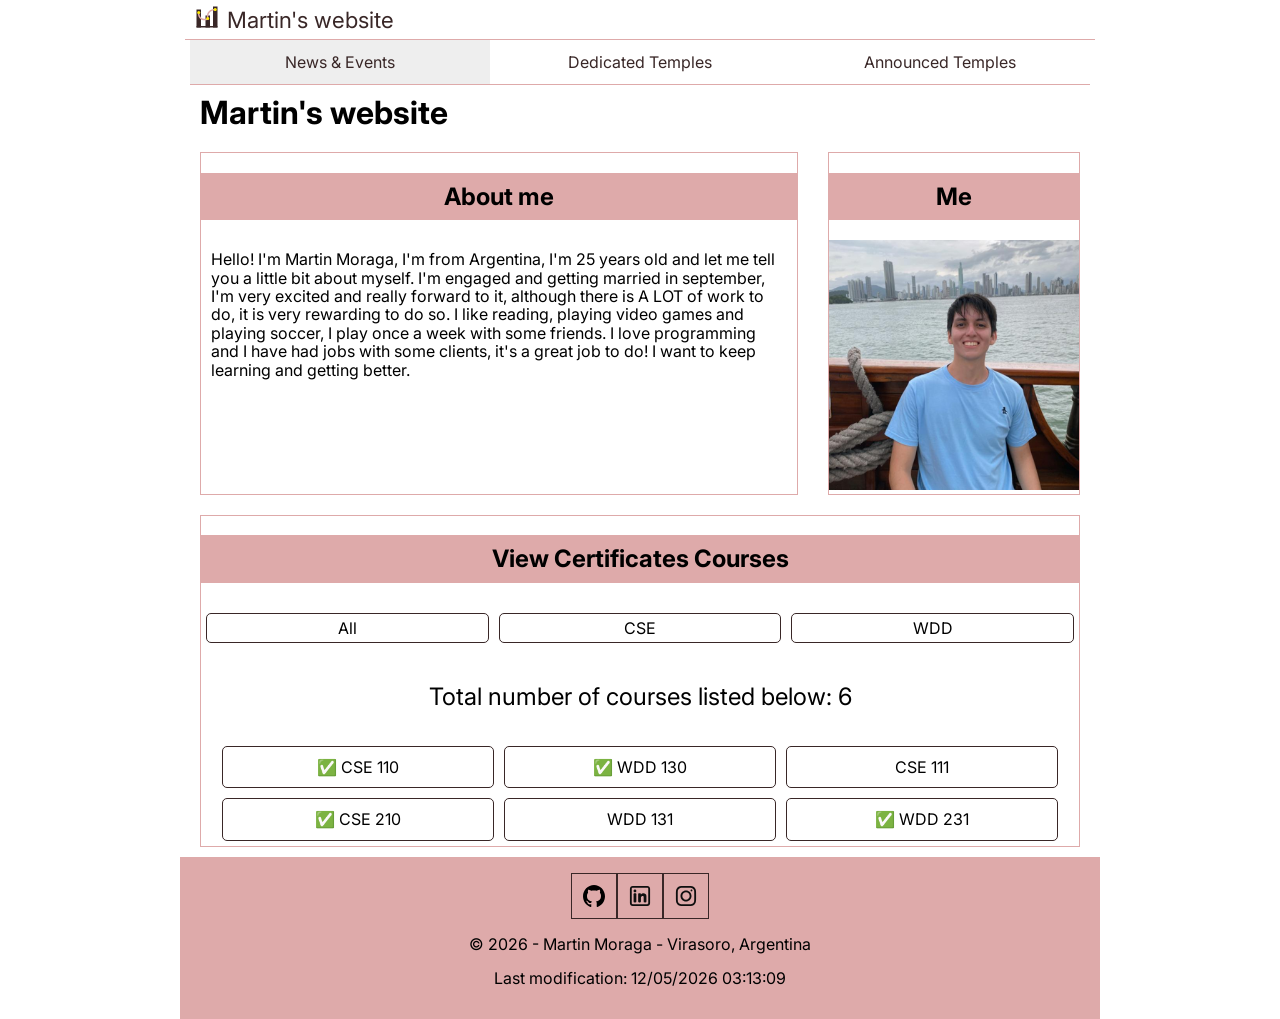
<file: index.html>
<!DOCTYPE html>
<html lang="en">
<head>
    <meta charset="UTF-8">
    <meta name="viewport" content="width=device-width, initial-scale=1.0">
    <title>Martin's website</title>
    <meta name="author" content="Martin Marcelo Moraga Lopez">
    <meta name="description" content="This is my website, feel free to explore it! You will find more about me and what I have accomplished.">
    <link rel="stylesheet" href="styles/normalize.css">
    <link rel="stylesheet" href="styles/small.css">
    <link rel="stylesheet" href="styles/larger.css">
    <script src="scripts/index.js" defer></script>
    <link rel="preconnect" href="https://fonts.googleapis.com">
    <link rel="preconnect" href="https://fonts.gstatic.com" crossorigin>
    <link href="https://fonts.googleapis.com/css2?family=Inter:ital,opsz,wght@0,14..32,100..900;1,14..32,100..900&display=swap" rel="stylesheet">
</head>
<body>
    <header>
        <img src="images/logo.svg" alt="Site Logo" width="1" height="1">
        <span>Martin's website</span>
        <button id="nav-button" class="hamburger" aria-label="navigation"></button>
    </header>
    <nav id="nav-bar" class="navigation">
        <ul>
            <li class="current"><a href="#">News & Events</a></li>
            <li><a href="#">Dedicated Temples</a></li>
            <li><a href="#">Announced Temples</a></li>
        </ul>
    </nav>
    <main>
        <h1>Martin's website</h1>
        <section class="cont-about">
            <div class="about-me">
                <h2>About me</h2>
                <p>Hello! I'm Martin Moraga, I'm from Argentina, I'm 25 years old and let me tell you a little bit about myself. I'm engaged and getting married in september, I'm very excited and really forward to it, although there is A LOT of work to do, it is very rewarding to do so. I like reading, playing video games and playing soccer, I play once a week with some friends. I love programming and I have had jobs with some clients, it's a great job to do! I want to keep learning and getting better. </p>
            </div>
            <div class="me">
                <h2>Me</h2>
                <img src="images/image.webp" alt="Photo of myself">
            </div>
        </section>
        <section class="courses">
            <h2>View Certificates Courses</h2>
            <div class="categories">
                <button id="all">All</button>
                <button id="cse">CSE</button>
                <button id="wdd">WDD</button>
            </div>
            <section id="courses">
                <h2 class="course-title">Total number of courses listed below: <span id="amount"></span></h2>
                <div class="displayed"></div>
            </section>
        </section>
        <dialog id="courseDetails"></dialog>
    </main>
    <footer>
        <div class="links">
            <a href="https://github.com/martinmorag" target="_blank"><img src="images/github.svg" alt="Github link" width="22" height="22"></a>
            <a href="https://www.linkedin.com/in/martin-moraga-lopez-810077222/" target="_blank"><img src="images/linkedin.svg" alt="LinkedIn link" width="22" height="22"></a>
            <a href="https://www.instagram.com/martin_morag" target="_blank"><img src="images/instagram.svg" alt="Instagram link" width="22" height="22"></a>
        </div>
        <p>&#169; 2026 - Martin Moraga - Virasoro, Argentina</p>
        <p>Last modification: <span id="lastModified"></span></p>
    </footer>
</body>
</html>
</file>
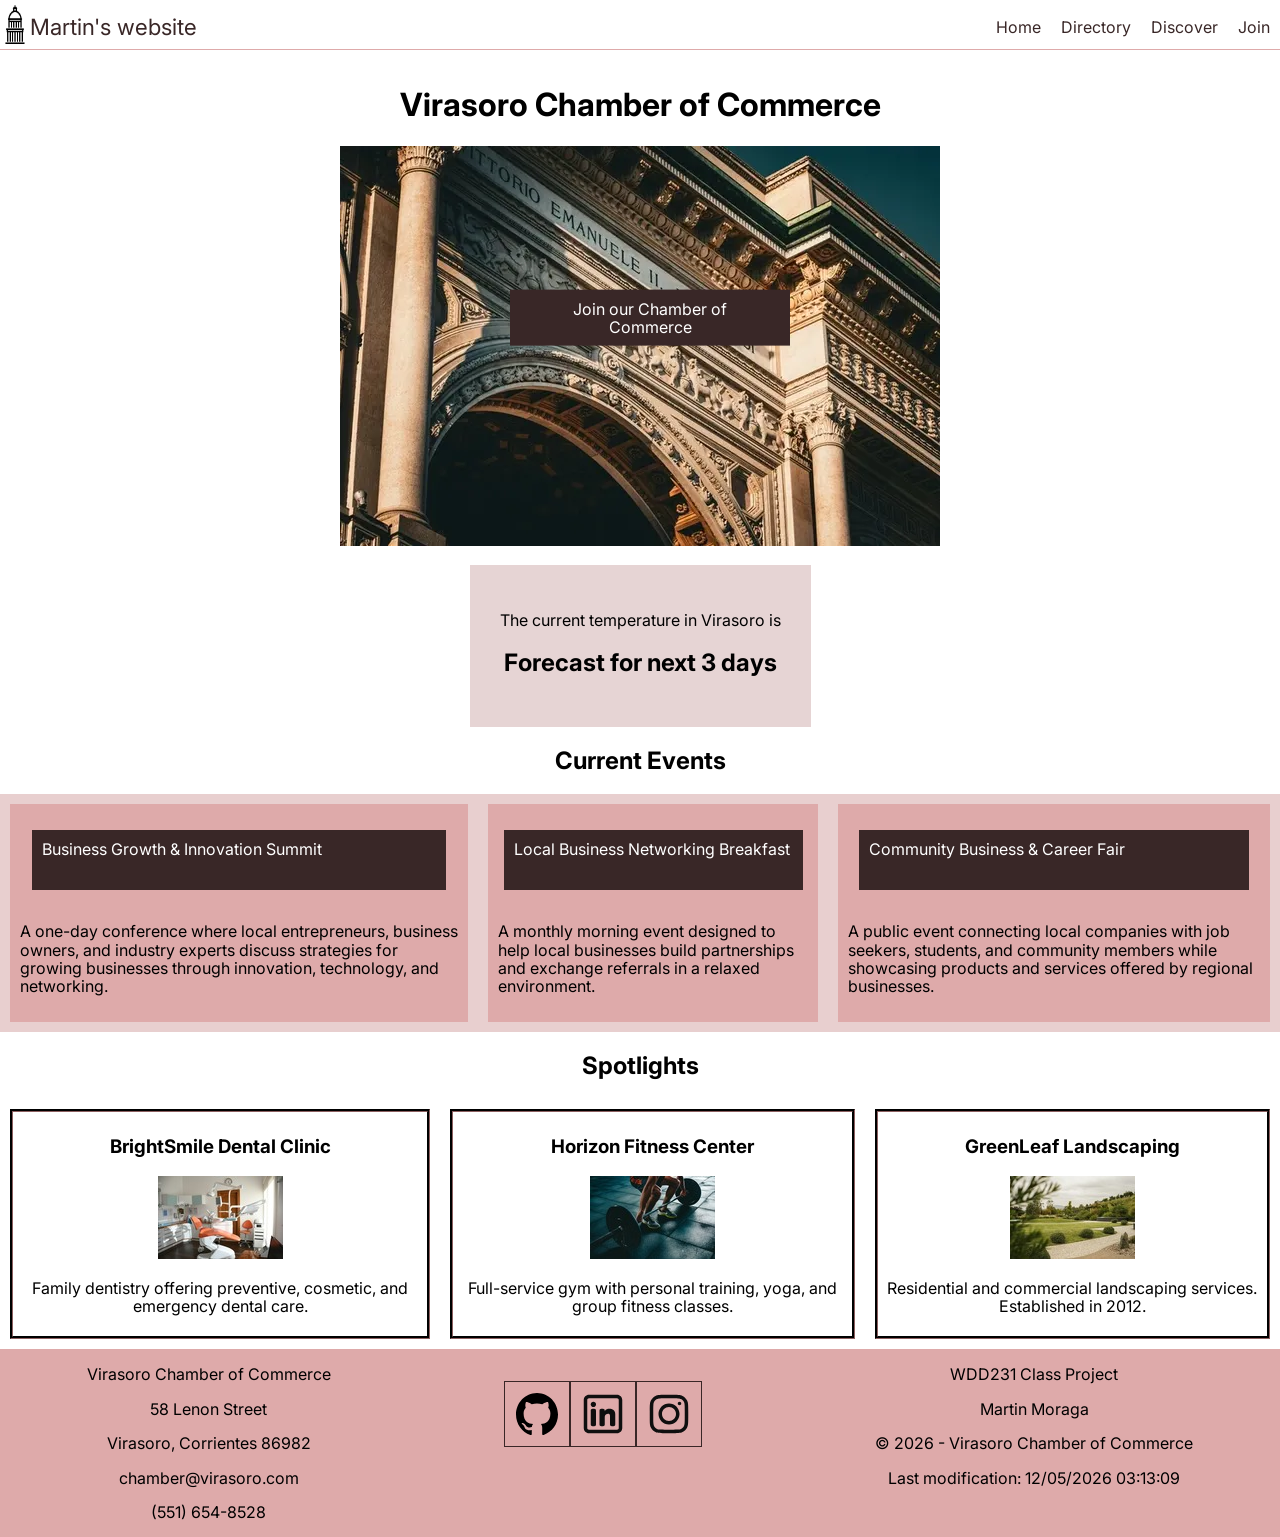
<file: chamber/index.html>
<!DOCTYPE html>
<html lang="en">
<head>
    <meta charset="UTF-8">
    <meta name="viewport" content="width=device-width, initial-scale=1.0">
    <title>Home of Chamber of Commerce</title>
    <meta name="author" content="Martin Marcelo Moraga Lopez">
    <meta name="description"
        content="This is the home page of the Chamber of Commerce, feel free to explore the different pages along the website and discover more.">
    <meta property="og:title" content="Directory of Chamber of Commerce">
    <meta property="og:description"
        content="This is the home page of the Chamber of Commerce, feel free to explore the different pages along the website and discover more.">
    <meta property="og:image" content="https://martinmorag.github.io/wdd231/chamber/images/hero.webp">
    <meta property="og:locale" content="en_US">
    <meta property="og:url" content="https://martinmorag.github.io/wdd231/chamber/index.html">
    <link rel="stylesheet" href="styles/normalize.css">
    <link rel="stylesheet" href="styles/index.css">
    <link rel="icon" href="favicon.ico">
    <script src="scripts/index.js" defer></script>
    <link rel="preconnect" href="https://fonts.googleapis.com">
    <link rel="preconnect" href="https://fonts.gstatic.com" crossorigin>
    <link
        href="https://fonts.googleapis.com/css2?family=Inter:ital,opsz,wght@0,14..32,100..900;1,14..32,100..900&display=swap"
        rel="stylesheet">
</head>
<body>
    <header>
        <div>
            <img src="images/logo.png" alt="Site Logo" width="1" height="1">
            <span>Martin's website</span>
            <button id="nav-button" class="hamburger" aria-label="navigation"></button>
        </div>
        <nav id="nav-bar" class="navigation">
            <ul>
                <li><a href="#">Home</a></li>
                <li><a href="#">Directory</a></li>
                <li><a href="#">Discover</a></li>
                <li><a href="#">Join</a></li>
            </ul>
        </nav>
    </header>
    <main>
        <section class="hero">
            <h1>Virasoro Chamber of Commerce</h1>
            <img src="images/hero.webp" alt="Hero image for the Chamber of Commerce">
            <button class="join">Join our Chamber of Commerce</button>
        </section>
        <section class="but-wea">
            <div class="weather">
                <p>The current temperature in Virasoro is <span id="current-temp"></span></p>
                <figure>
                    <figcaption></figcaption>
                </figure>
                <h2>Forecast for next 3 days</h2>
                <div id="forecast"></div>
            </div>
        </section>
        <section class="events">
            <h2>Current Events</h2>
            <div class="current">
                <div>
                    <p>Business Growth & Innovation Summit</p>
                    <p>A one-day conference where local entrepreneurs, business owners, and industry experts discuss strategies for growing
                    businesses through innovation, technology, and networking.</p>
                </div>
                <div>
                    <p>Local Business Networking Breakfast</p>
                    <p>A monthly morning event designed to help local businesses build partnerships and exchange referrals in a relaxed
                    environment.</p>
                </div>
                <div>
                    <p>Community Business & Career Fair</p>
                    <p>A public event connecting local companies with job seekers, students, and community members while showcasing products
                    and services offered by regional businesses.</p>
                </div>
            </div>
        </section>
        <section class="spotlights">
            <h2>Spotlights</h2>
            <div class="container"></div>
        </section>
    </main>
    <footer>
        <div class="info-chamber">
            <p>Virasoro Chamber of Commerce</p>
            <p>58 Lenon Street</p>
            <p>Virasoro, Corrientes 86982</p>
            <p>chamber@virasoro.com</p>
            <p>(551) 654-8528</p>
        </div>
        <div class="links">
            <a href="https://github.com/martinmorag" target="_blank"><img src="images/github.svg" alt="Github link"
                    width="42" height="42"></a>
            <a href="https://www.linkedin.com/in/martin-moraga-lopez-810077422/" target="_blank"><img
                    src="images/linkedin.svg" alt="LinkedIn link" width="42" height="42"></a>
            <a href="https://www.instagram.com/martin_morag" target="_blank"><img src="images/instagram.svg"
                    alt="Instagram link" width="42" height="42"></a>
        </div>
        <div class="my-info">
            <p>WDD231 Class Project</p>
            <p>Martin Moraga</p>
            <p>&#169; 2026 - Virasoro Chamber of Commerce</p>
            <p>Last modification: <span id="lastModified"></span></p>
        </div>
    </footer>
</body>
</html>
</file>
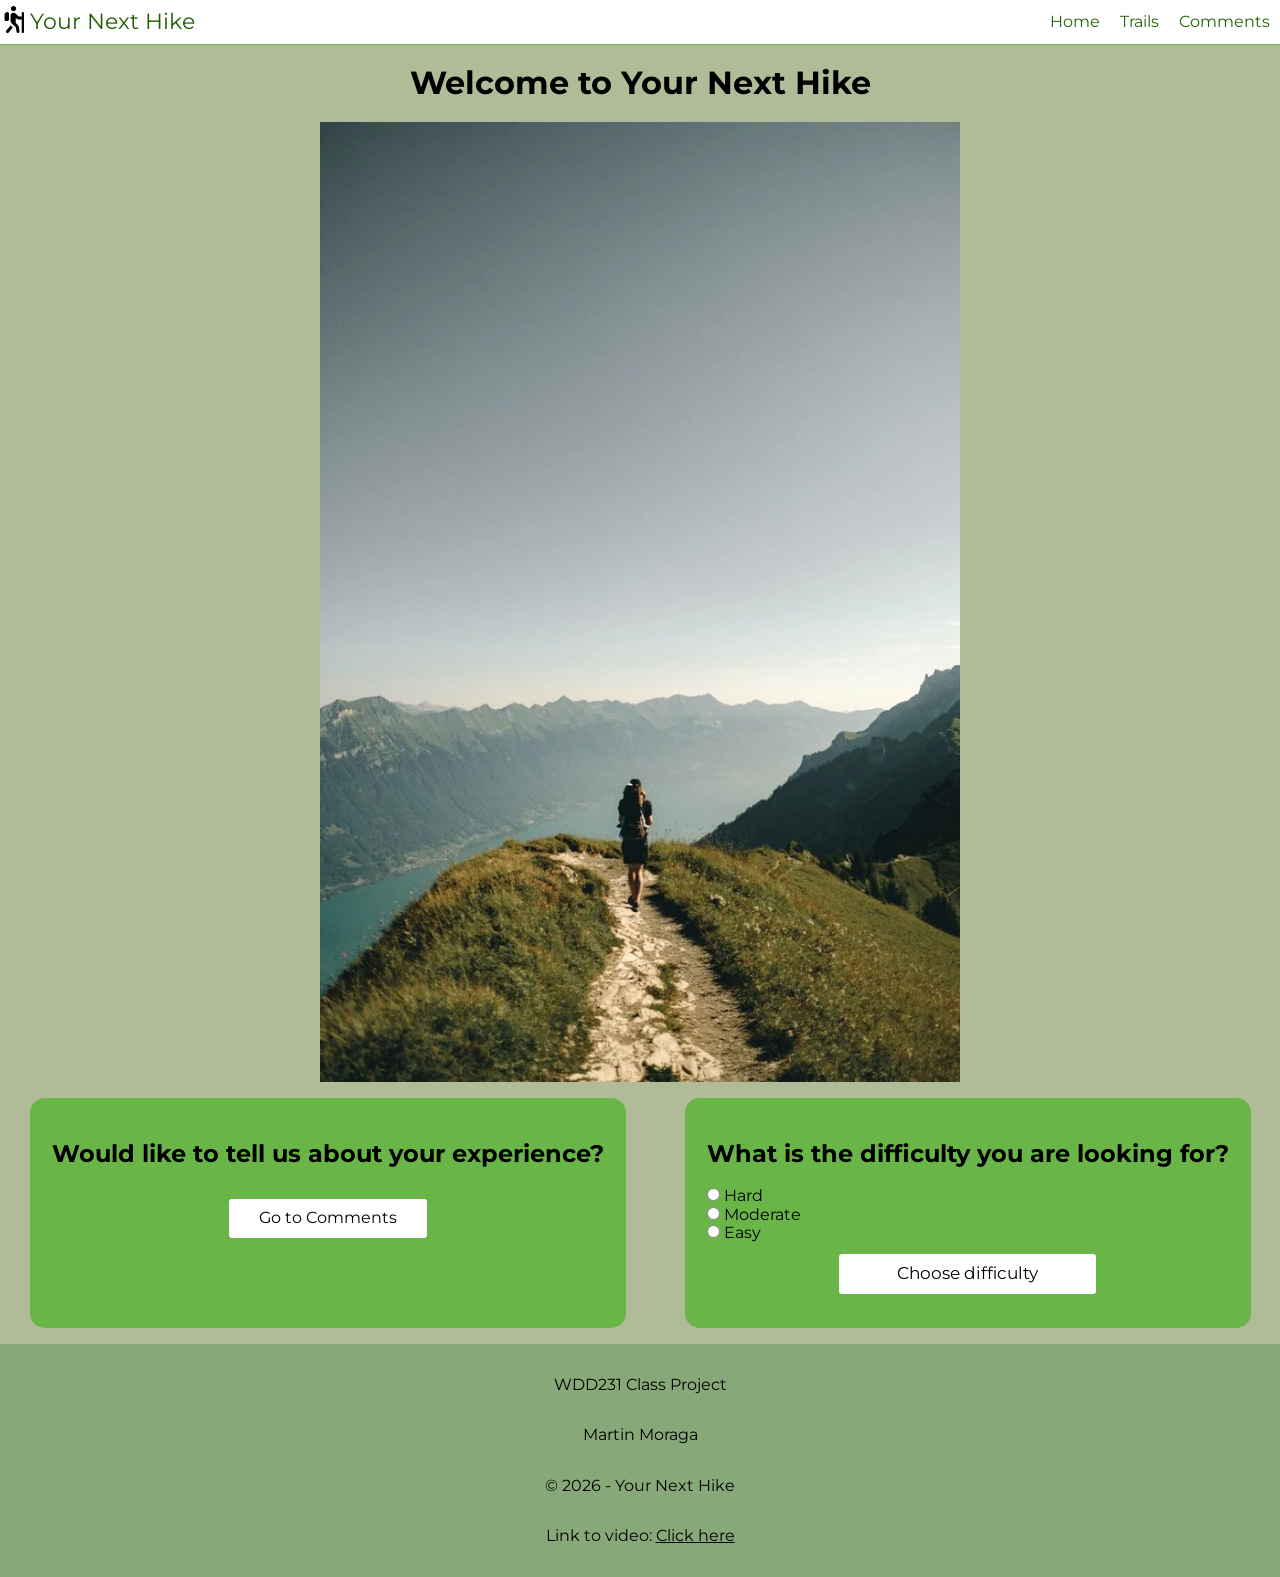
<file: final/index.html>
<!DOCTYPE html>
<html lang="en">
<head>
    <meta charset="UTF-8">
    <meta name="viewport" content="width=device-width, initial-scale=1.0">
    <title>Your Next Hike</title>
    <meta name="author" content="Martin Marcelo Moraga Lopez">
    <meta name="description"
        content="Welcome to Your Next Hike, if you want to know the best spots to visit the most famous and enjoyable trails, you are in the right place!">
    <meta property="og:description"
        content="Welcome to Your Next Hike, if you want to know the best spots to visit the most famous and enjoyable trails, you are in the right place!">
    <meta property="og:title" content="Welcome to the home page of Your Next Hike">
    <meta property="og:image" content="https://martinmorag.github.io/wdd231/final/images/hero.webp">
    <meta property="og:locale" content="en_US">
    <meta property="og:url" content="https://martinmorag.github.io/wdd231/final/index.html">
    <link rel="stylesheet" href="styles/normalize.css">
    <link rel="stylesheet" href="styles/index.css">
    <link rel="icon" href="favicon.ico">
    <script src="scripts/index.js" defer></script>
    <link rel="preconnect" href="https://fonts.googleapis.com">
    <link rel="preconnect" href="https://fonts.gstatic.com" crossorigin>
    <link href="https://fonts.googleapis.com/css2?family=Montserrat:ital,wght@0,100..900;1,100..900&display=swap"
        rel="stylesheet">
</head>
<body>
    <header>
        <div>
            <img src="images/logo.svg" alt="Site Logo" width="1" height="1">
            <span>Your Next Hike</span>
            <button id="nav-button" class="hamburger" aria-label="navigation"></button>
        </div>
        <nav id="nav-bar" class="navigation">
            <ul>
                <li><a href="/wdd231/final/index.html">Home</a></li>
                <li><a href="/wdd231/final/discover.html">Trails</a></li>
                <li><a href="/wdd231/final/comments.html">Comments</a></li>
            </ul>
        </nav>
    </header>
    <main>
        <section class="hero">
            <h1>Welcome to Your Next Hike</h1>
            <img src="images/hero.webp" alt="Hero Image">
        </section>
        <section class="bottom">
            <div class="comments">
                <h2>Would like to tell us about your experience?</h2>
                <a href="comments.html">Go to Comments</a>
            </div>
            <div class="filter">
                <form method="GET" action="discover.html">
                    <h2>What is the difficulty you are looking for?</h2>
                    <label><input type="radio" name="difficulty" value="Hard" required> Hard</label>
                    <label><input type="radio" name="difficulty" value="Moderate"> Moderate</label>
                    <label><input type="radio" name="difficulty" value="Easy"> Easy</label>
                    <input type="submit" value="Choose difficulty">
                </form>
            </div>
        </section>
    </main>
    <footer>
            <p>WDD231 Class Project</p>
            <p>Martin Moraga</p>
            <p>&#169; 2026 - Your Next Hike</p>
            <p>Link to video: <a href="https://youtu.be/JSugLMCLoOs" target="_blank">Click here</a></p>
    </footer>
</body>
</html>
</file>
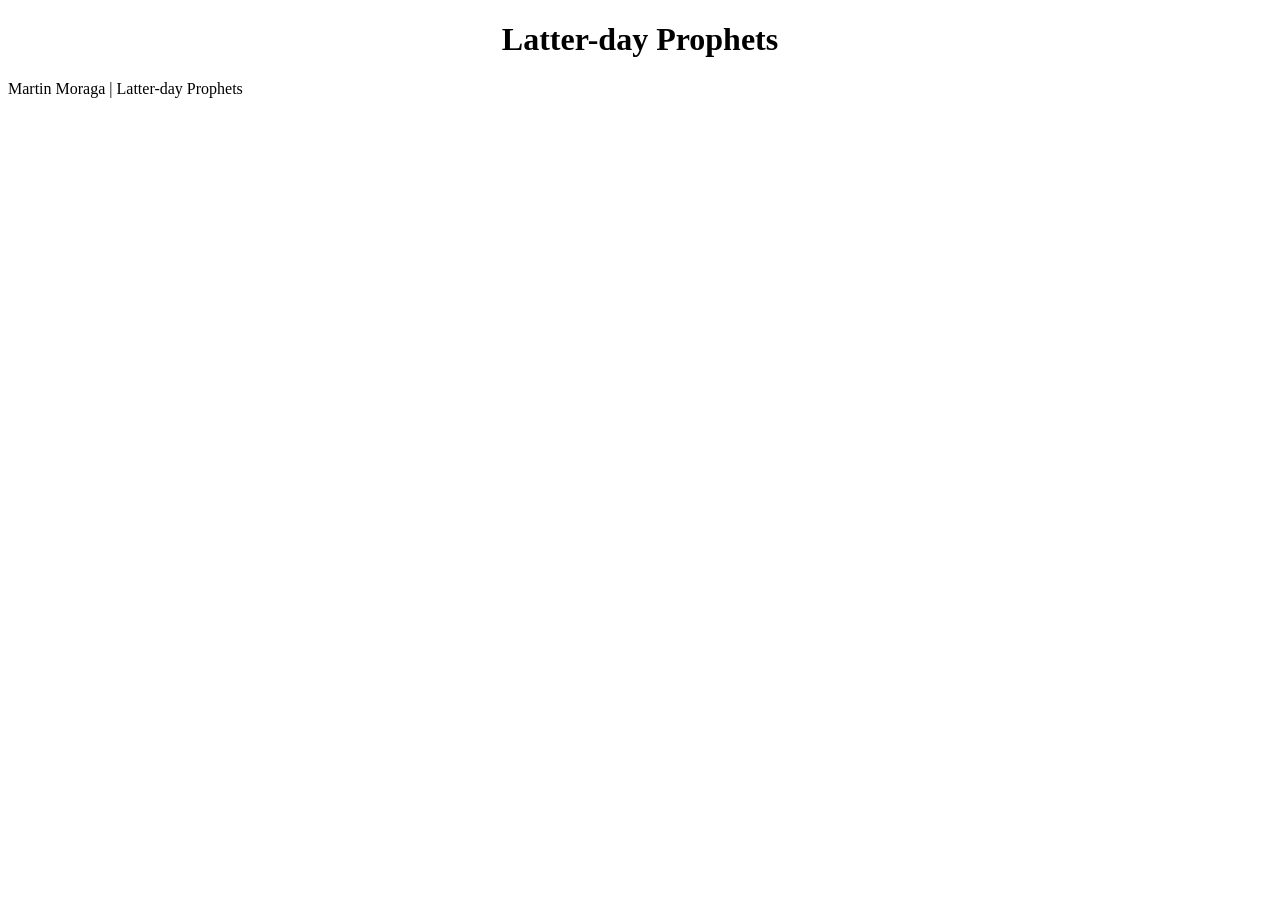
<file: prophets.html>
<!DOCTYPE html>
<html lang="en">

<head>
    <meta charset="UTF-8">
    <meta name="viewport" content="width=device-width, initial-scale=1.0">
    <title>Prophets</title>
    <link rel="stylesheet" href="styles/prophets.css">
    <script src="scripts/prophets.js" defer></script>
    <meta name="author" content="Martin Marcelo Moraga Lopez">
    <meta name="description"
        content="In this website you will be able to see basic information of prophets of the Church of Jesus Christ of Latter-Day Saints."
        </head>

<body>
    <header>
        <h1>Latter-day Prophets</h1>
    </header>
    <main>
        <div id="cards"></div>
    </main>
    <footer>
        Martin Moraga | Latter-day Prophets
    </footer>
</body>

</html>
</file>
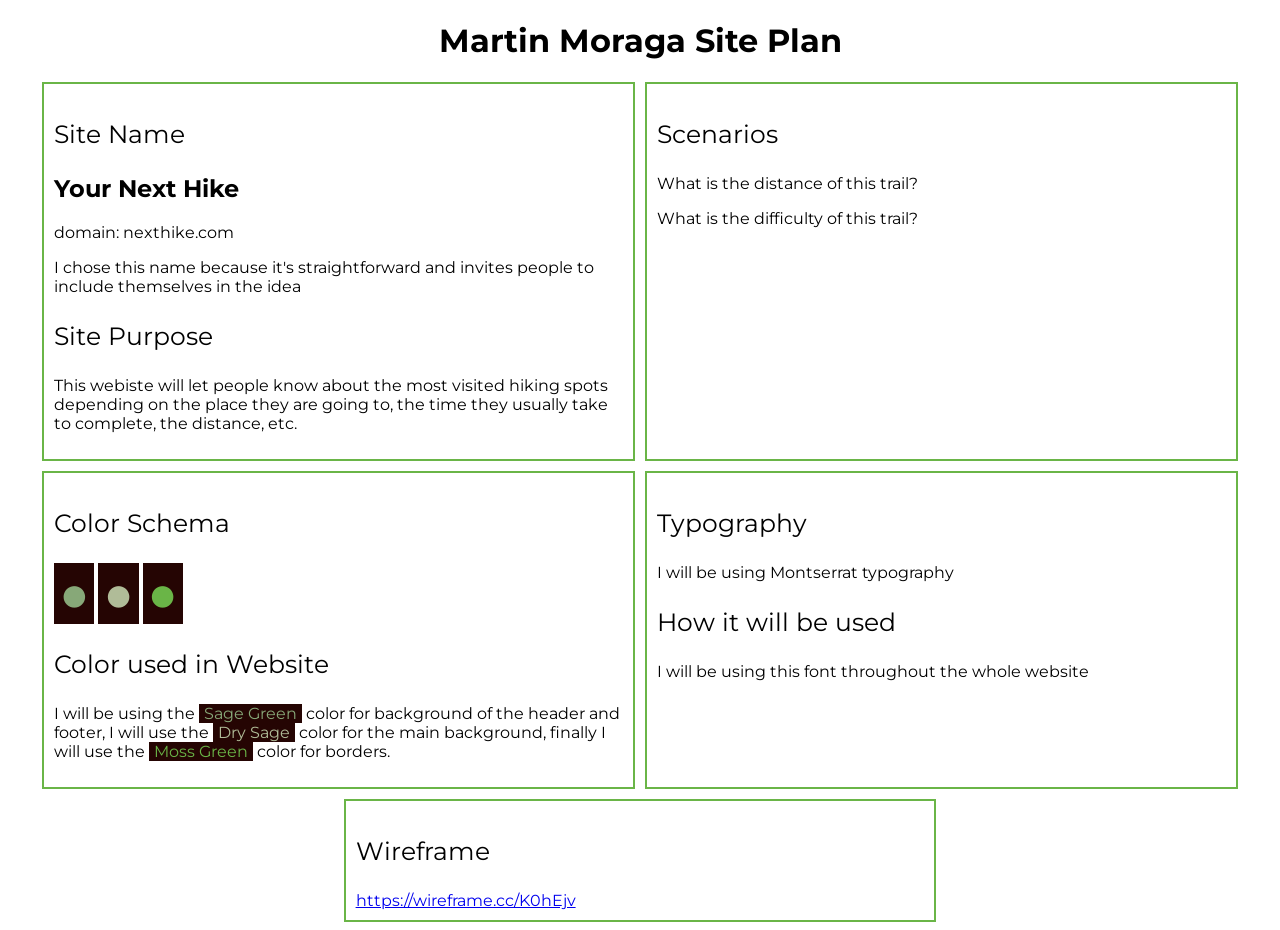
<file: siteplan.html>
<!DOCTYPE html>
<html lang="en">
<head>
    <meta charset="UTF-8">
    <meta name="viewport" content="width=device-width, initial-scale=1.0">
    <title>Martin Moraga Site Plan</title>
    <link rel="stylesheet" href="styles/siteplan.css">
    <link rel="preconnect" href="https://fonts.googleapis.com">
    <link rel="preconnect" href="https://fonts.gstatic.com" crossorigin>
    <link href="https://fonts.googleapis.com/css2?family=Montserrat:ital,wght@0,100..900;1,100..900&display=swap"
        rel="stylesheet">
</head>
<body>
    <header>
        <h1>Martin Moraga Site Plan</h1>
    </header>
    <main>
        <section>
            <diV>
                <p>Site Name</p>
                <h2>Your Next Hike</h2>
                <p>domain: nexthike.com</p>
                <p>I chose this name because it's straightforward and invites people to include themselves in the idea</p>
            </diV>
            <div>
                <p>Site Purpose</p>
                <p>This webiste will let people know about the most visited hiking spots depending on the place they are going to, the time they usually take to complete, the distance, etc.</p>
            </div>
        </section>
        <section>
            <div>
                <p>Scenarios</p>
                <p>What is the distance of this trail?</p>
                <p>What is the difficulty of this trail?</p>
            </div>
        </section>
        <section>
            <div>
                <p>Color Schema</p>
                <div class="colors">
                    <span>&#9679;</span>
                    <span>&#9679;</span>
                    <span>&#9679;</span>
                </div>
            </div>
            <div>
                <p>Color used in Website</p>
                <p>I will be using the <span>Sage Green</span> color for background of the header and footer, I will use the <span>Dry Sage</span> color for the main background, finally I will use the <span>Moss Green</span> color for borders.</p>
            </div>
        </section>
        <section>
            <div>
                <p>Typography</p>
                <p>I will be using Montserrat typography</p>
            </div>
            <div>
                <p>How it will be used</p>
                <p>I will be using this font throughout the whole website</p>
            </div>
        </section>
        <section>
            <div>
                <p>Wireframe</p>
                <a href="https://wireframe.cc/K0hEjv" target="_blank">https://wireframe.cc/K0hEjv</a>
            </div>
        </section>
    </main>
</body>
</html>
</file>
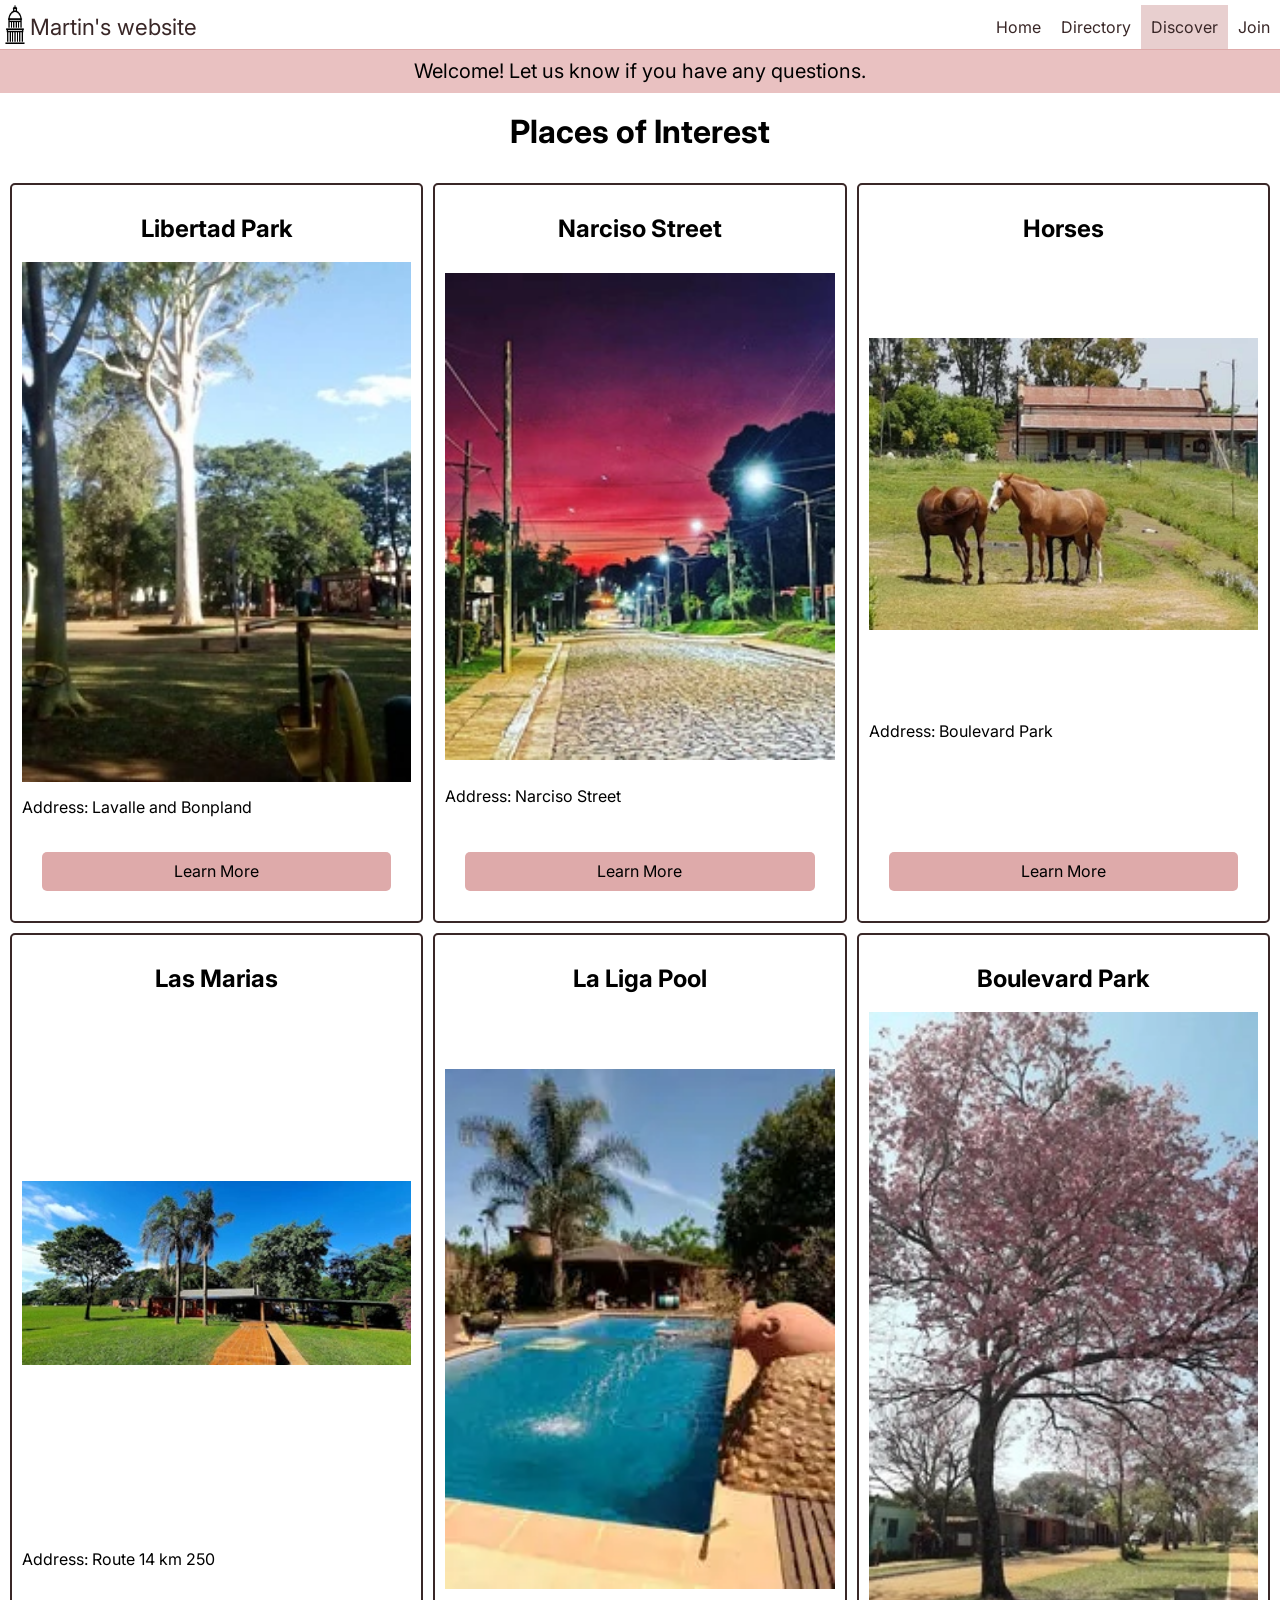
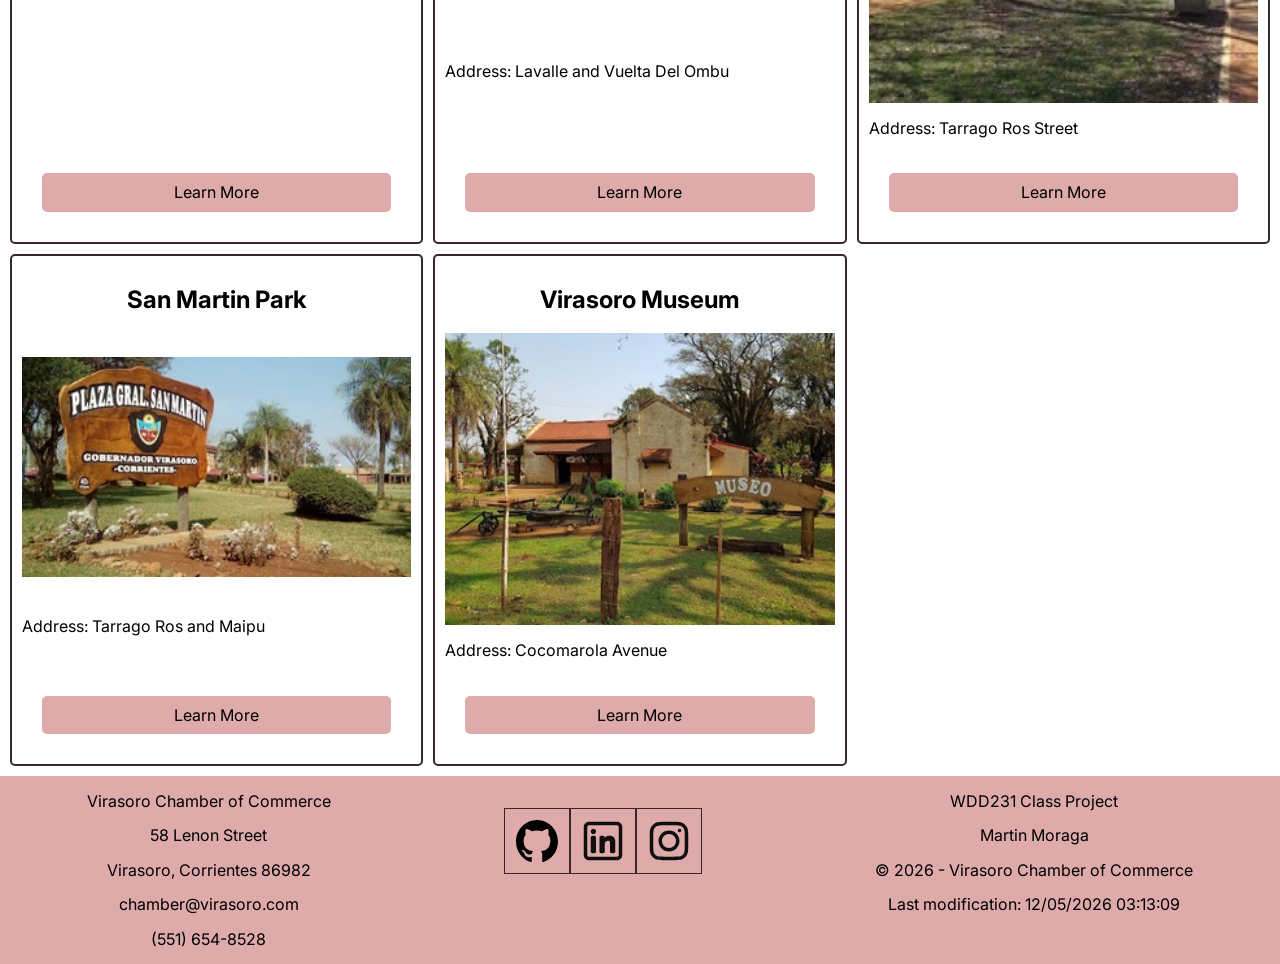
<file: chamber/discover.html>
<!DOCTYPE html>
<html lang="en">
<head>
    <meta charset="UTF-8">
    <meta name="viewport" content="width=device-width, initial-scale=1.0">
    <title>Discover the Chamber of Commerce</title>
    <meta name="author" content="Martin Marcelo Moraga Lopez">
    <meta name="description"
        content="This is the discover page of the Chamber of Commerce, feel free to explore the areas of interest in Virasoro.">
    <meta property="og:title" content="Directory of Chamber of Commerce">
    <meta property="og:description"
        content="This is the discover page of the Chamber of Commerce, feel free to explore the areas of interest in Virasoro.">
    <meta property="og:image" content="https://martinmorag.github.io/wdd231/chamber/images/hero.webp">
    <meta property="og:locale" content="en_US">
    <meta property="og:url" content="https://martinmorag.github.io/wdd231/chamber/index.html">
    <link rel="stylesheet" href="styles/normalize.css">
    <link rel="stylesheet" href="styles/discover.css">
    <link rel="icon" href="favicon.ico">
    <script  type="module" src="scripts/discover.mjs"></script>
    <link rel="preconnect" href="https://fonts.googleapis.com">
    <link rel="preconnect" href="https://fonts.gstatic.com" crossorigin>
    <link
        href="https://fonts.googleapis.com/css2?family=Inter:ital,opsz,wght@0,14..32,100..900;1,14..32,100..900&display=swap"
        rel="stylesheet">
</head>
<body>
    <header>
        <div>
            <img src="images/logo.png" alt="Site Logo" width="1" height="1">
            <span>Martin's website</span>
            <button id="nav-button" class="hamburger" aria-label="navigation"></button>
        </div>
        <nav id="nav-bar" class="navigation">
            <ul>
                <li><a href="#">Home</a></li>
                <li><a href="#">Directory</a></li>
                <li><a href="#">Discover</a></li>
                <li><a href="#">Join</a></li>
            </ul>
        </nav>
    </header>
    <main>
        <span id="visit"></span>
        <h1>Places of Interest</h1>
        <section id="places"></section>
        <dialog id="placeDetails"></dialog>
    </main>
    <footer>
        <div class="info-chamber">
            <p>Virasoro Chamber of Commerce</p>
            <p>58 Lenon Street</p>
            <p>Virasoro, Corrientes 86982</p>
            <p>chamber@virasoro.com</p>
            <p>(551) 654-8528</p>
        </div>
        <div class="links">
            <a href="https://github.com/martinmorag" target="_blank"><img src="images/github.svg" alt="Github link"
                    width="42" height="42"></a>
            <a href="https://www.linkedin.com/in/martin-moraga-lopez-810077422/" target="_blank"><img
                    src="images/linkedin.svg" alt="LinkedIn link" width="42" height="42"></a>
            <a href="https://www.instagram.com/martin_morag" target="_blank"><img src="images/instagram.svg"
                    alt="Instagram link" width="42" height="42"></a>
        </div>
        <div class="my-info">
            <p>WDD231 Class Project</p>
            <p>Martin Moraga</p>
            <p>&#169; 2026 - Virasoro Chamber of Commerce</p>
            <p>Last modification: <span id="lastModified"></span></p>
        </div>
    </footer>
</body>
</html>
</file>
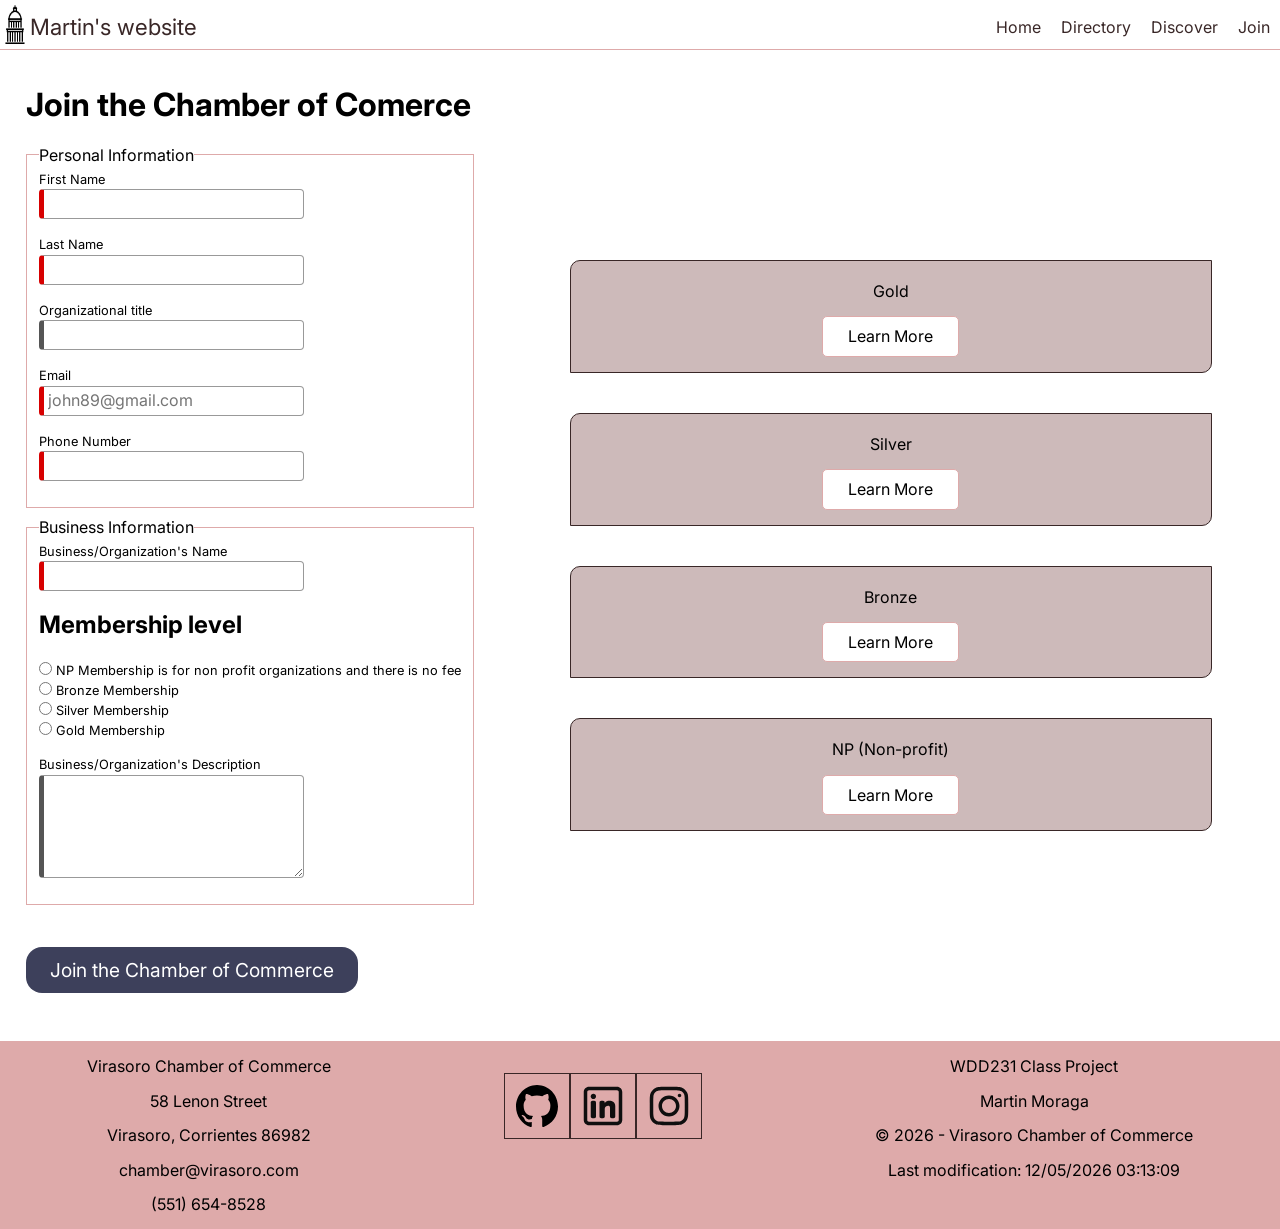
<file: chamber/join.html>
<!DOCTYPE html>
<html lang="en">
<head>
    <meta charset="UTF-8">
    <meta name="viewport" content="width=device-width, initial-scale=1.0">
    <title>Join the Chamber of Commerce</title>
    <meta name="author" content="Martin Marcelo Moraga Lopez">
    <meta name="description"
        content="This is the join page of the Chamber of Commerce, here you can fill out your information and become a member of the Chamber of Commerc of Virasoro!">
    <meta property="og:title" content="Directory of Chamber of Commerce">
    <meta property="og:description"
        content="This is the join page of the Chamber of Commerce, here you can fill out your information and become a member of the Chamber of Commerc of Virasoro!.">
    <meta property="og:image"
        content="https://martinmorag.github.io/wdd231/chamber/images/hero.webp">
    <meta property="og:url" content="https://martinmorag.github.io/wdd231/chamber/join.html">
    <meta property="og:locale" content="en_US">
    <link rel="stylesheet" href="styles/normalize.css">
    <link rel="stylesheet" href="styles/join.css">
    <link rel="icon" href="favicon.ico">
    <script src="scripts/join.js" defer></script>
    <link rel="preconnect" href="https://fonts.googleapis.com">
    <link rel="preconnect" href="https://fonts.gstatic.com" crossorigin>
    <link
        href="https://fonts.googleapis.com/css2?family=Inter:ital,opsz,wght@0,14..32,100..900;1,14..32,100..900&display=swap"
        rel="stylesheet">
</head>
<body>
    <header>
        <div>
            <img src="images/logo.png" alt="Site Logo" width="1" height="1">
            <span>Martin's website</span>
            <button id="nav-button" class="hamburger" aria-label="navigation"></button>
        </div>
        <nav id="nav-bar" class="navigation">
            <ul>
                <li><a href="#">Home</a></li>
                <li><a href="#">Directory</a></li>
                <li><a href="#">Discover</a></li>
                <li><a href="#">Join</a></li>
            </ul>
        </nav>
    </header>
    <main>
        <form method="GET" action="thankyou.html" class="designOne">
            <h1>Join the Chamber of Comerce</h1>
            <fieldset>
                <legend>Personal Information</legend>

                <label>First Name <input type="text" name="first" required autocomplete="given-name" title="Your First Name"></label>
                <label>Last Name <input type="text" name="last" required autocomplete="family-name" title="Your Last Name"></label>
                <label>Organizational title <input type="text" name="org-title" autocomplete="organization-title"
                        pattern="[a-zA-Z\-\s]{7,}" title="Your Organizational Title"></label>
                <label>Email <input type="email" name="email" required placeholder="john89@gmail.com" title="Your Email"
                        autocomplete="email"></label>
                <label>Phone Number <input type="tel" name="phone" required autocomplete="tel" title="A Phone Number with dashes"></label>
            </fieldset>
            <fieldset>
                <legend>Business Information</legend>
                
                <label>Business/Organization's Name <input type="text" name="org-name" required autocomplete="organization" title="Organization name"></label>
                <h2>Membership level</h2>
                    <label><input type="radio" name="membership" value="np" required> NP Membership is for non profit organizations and there is no fee</label>
                    <label><input type="radio" name="membership" value="bronze"> Bronze Membership</label>
                    <label><input type="radio" name="membership" value="silver"> Silver Membership</label>
                    <label><input type="radio" name="membership" value="gold"> Gold Membership</label>
                <label class="textarea">Business/Organization's Description <textarea name="org-description" rows="5" 
                        title="Organization Description"></textarea></label>
                <input type="hidden" name="timestamp" id="timestamp">
            </fieldset>        
            <input type="submit" value="Join the Chamber of Commerce">
        </form>
        <section id="cards">
            
        </section>
        <dialog id="membershipDetails"></dialog>
    </main>
    <footer>
        <div class="info-chamber">
            <p>Virasoro Chamber of Commerce</p>
            <p>58 Lenon Street</p>
            <p>Virasoro, Corrientes 86982</p>
            <p>chamber@virasoro.com</p>
            <p>(551) 654-8528</p>
        </div>
        <div class="links">
            <a href="https://github.com/martinmorag" target="_blank"><img src="images/github.svg" alt="Github link"
                    width="42" height="42"></a>
            <a href="https://www.linkedin.com/in/martin-moraga-lopez-810077422/" target="_blank"><img
                    src="images/linkedin.svg" alt="LinkedIn link" width="42" height="42"></a>
            <a href="https://www.instagram.com/martin_morag" target="_blank"><img src="images/instagram.svg"
                    alt="Instagram link" width="42" height="42"></a>
        </div>
        <div class="my-info">
            <p>WDD231 Class Project</p>
            <p>Martin Moraga</p>
            <p>&#169; 2026 - Virasoro Chamber of Commerce</p>
            <p>Last modification: <span id="lastModified"></span></p>
        </div>
    </footer>
</body>
</html>
</file>
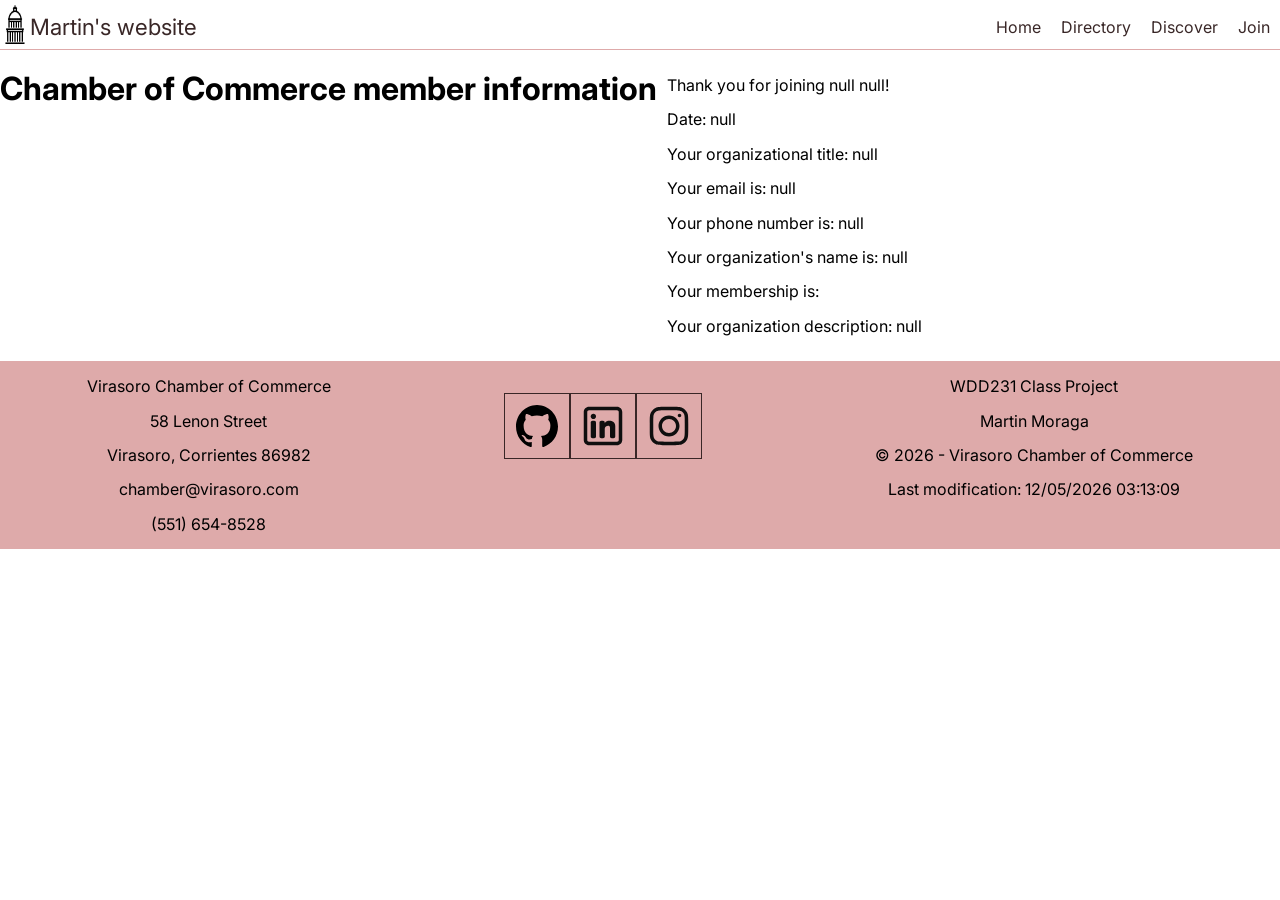
<file: chamber/thankyou.html>
<!DOCTYPE html>
<html lang="en">

<head>
    <meta charset="UTF-8">
    <meta name="viewport" content="width=device-width, initial-scale=1.0">
    <title>Directory</title>
    <meta name="author" content="Martin Marcelo Moraga Lopez">
    <meta name="description"
        content="This is the join page of the Chamber of Commerce, here you can fill out your information and become a member of the Chamber of Commerc of Virasoro!">
    <meta property="og:title" content="Directory of Chamber of Commerce">
    <meta property="og:description"
        content="This is the join page of the Chamber of Commerce, here you can fill out your information and become a member of the Chamber of Commerc of Virasoro!.">
    <meta property="og:image" content="https://martinmorag.github.io/wdd231/chamber/images/hero.webp">
    <meta property="og:locale" content="https://martinmorag.github.io/wdd231/chamber/directory.html">
    <link rel="stylesheet" href="styles/normalize.css">
    <link rel="stylesheet" href="styles/join.css">
    <link rel="icon" href="favicon.ico">
    <script src="scripts/thankyou.js" defer></script>
    <link rel="preconnect" href="https://fonts.googleapis.com">
    <link rel="preconnect" href="https://fonts.gstatic.com" crossorigin>
    <link
        href="https://fonts.googleapis.com/css2?family=Inter:ital,opsz,wght@0,14..32,100..900;1,14..32,100..900&display=swap"
        rel="stylesheet">
</head>

<body>
    <header>
        <div>
            <img src="images/logo.png" alt="Site Logo" width="1" height="1">
            <span>Martin's website</span>
            <button id="nav-button" class="hamburger" aria-label="navigation"></button>
        </div>
        <nav id="nav-bar" class="navigation">
            <ul>
                <li><a href="#">Home</a></li>
                <li><a href="#">Directory</a></li>
                <li><a href="#">Discover</a></li>
                <li><a href="#">Join</a></li>
            </ul>
        </nav>
    </header>
    <main>
        <h1>Chamber of Commerce member information</h1>
        <div id="results"></div>
    </main>
    <footer>
        <div class="info-chamber">
            <p>Virasoro Chamber of Commerce</p>
            <p>58 Lenon Street</p>
            <p>Virasoro, Corrientes 86982</p>
            <p>chamber@virasoro.com</p>
            <p>(551) 654-8528</p>
        </div>
        <div class="links">
            <a href="https://github.com/martinmorag" target="_blank"><img src="images/github.svg" alt="Github link"
                    width="42" height="42"></a>
            <a href="https://www.linkedin.com/in/martin-moraga-lopez-810077422/" target="_blank"><img
                    src="images/linkedin.svg" alt="LinkedIn link" width="42" height="42"></a>
            <a href="https://www.instagram.com/martin_morag" target="_blank"><img src="images/instagram.svg"
                    alt="Instagram link" width="42" height="42"></a>
        </div>
        <div class="my-info">
            <p>WDD231 Class Project</p>
            <p>Martin Moraga</p>
            <p>&#169; 2026 - Virasoro Chamber of Commerce</p>
            <p>Last modification: <span id="lastModified"></span></p>
        </div>
    </footer>
</body>

</html>
</file>
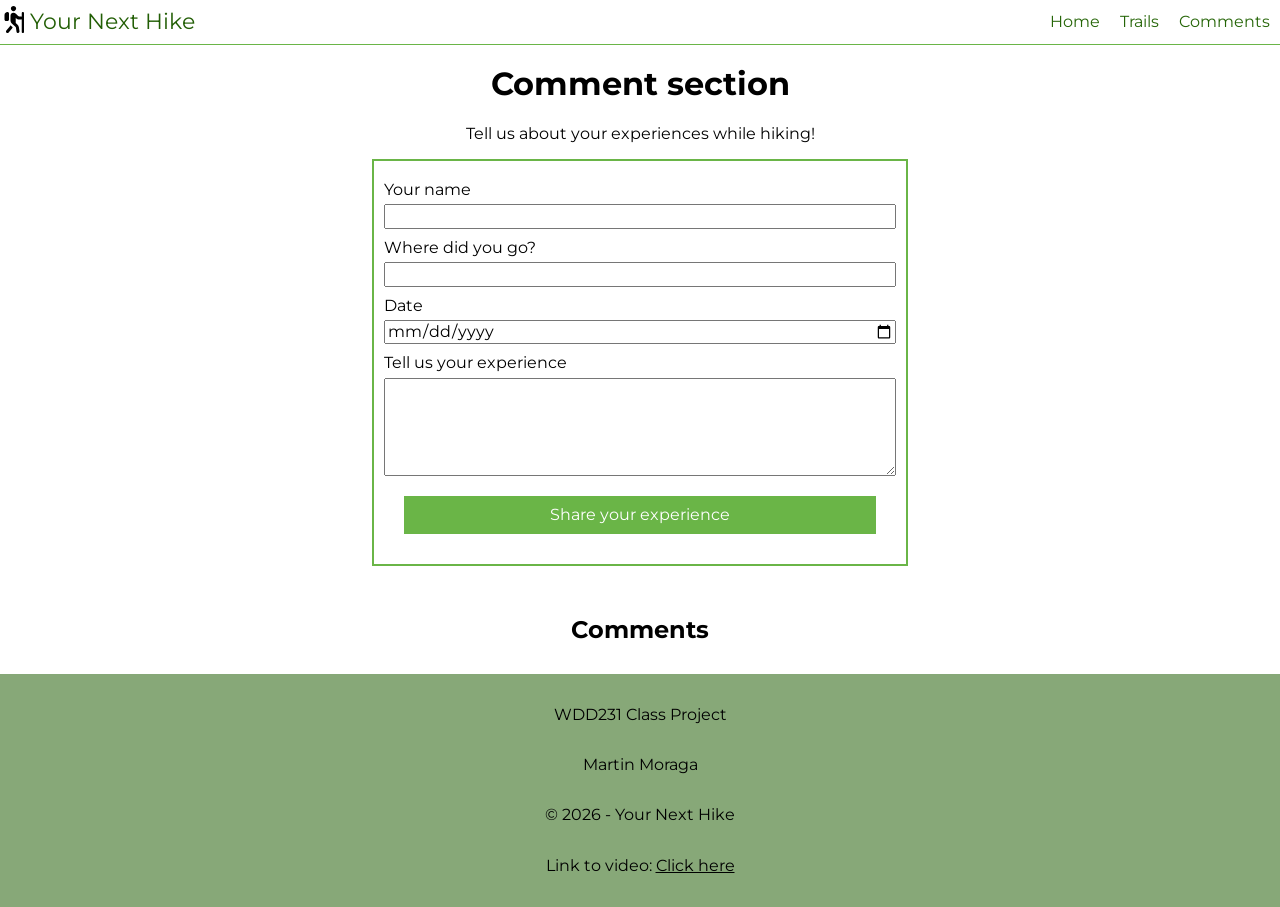
<file: final/comments.html>
<!DOCTYPE html>
<html lang="en">
<head>
    <meta charset="UTF-8">
    <meta name="viewport" content="width=device-width, initial-scale=1.0">
    <title>Comments - Your Next Hike</title>
    <meta name="author" content="Martin Marcelo Moraga Lopez">
    <meta name="description"
        content="Welcome to Your Next Hike, feel welcome to tell us about where you have been and how was it.">
    <meta property="og:title" content="Welcome to the comments page of Your Next Hike">
    <meta property="og:description"
        content="Welcome to Your Next Hike, feel welcome to tell us about where you have been and how was it.">
    <meta property="og:image" content="https://martinmorag.github.io/wdd231/final/images/hero.webp">
    <meta property="og:locale" content="en_US">
    <meta property="og:url" content="https://martinmorag.github.io/wdd231/final/discover.html">
    <link rel="stylesheet" href="styles/normalize.css">
    <link rel="stylesheet" href="styles/comments.css">
    <link rel="icon" href="favicon.ico">
    <script type="module" src="scripts/comments.mjs"></script>
    <link rel="preconnect" href="https://fonts.googleapis.com">
    <link rel="preconnect" href="https://fonts.gstatic.com" crossorigin>
    <link href="https://fonts.googleapis.com/css2?family=Montserrat:ital,wght@0,100..900;1,100..900&display=swap"
        rel="stylesheet">
</head>
<body>
    <header>
        <div>
            <img src="images/logo.svg" alt="Site Logo" width="1" height="1">
            <span>Your Next Hike</span>
            <button id="nav-button" class="hamburger" aria-label="navigation"></button>
        </div>
        <nav id="nav-bar" class="navigation">
            <ul>
                <li><a href="/wdd231/final/index.html">Home</a></li>
                <li><a href="/wdd231/final/discover.html">Trails</a></li>
                <li><a href="/wdd231/final/comments.html">Comments</a></li>
            </ul>
        </nav>
        
    </header>
    <main>
        <h1>Comment section</h1>
        <p class="subtitle">Tell us about your experiences while hiking!</p>
        <section class="post">
            <form method="post">
                <label>Your name</label>
                <input type="text" name="name" required>
                <label>Where did you go?</label>
                <input type="text" name="place" required>
                <label>Date</label>
                <input type="date" name="date" required>
                <label>Tell us your experience</label>
                <textarea name="comment" rows="5" required></textarea>
                <input type="submit" value="Share your experience">
            </form>
        </section>
        <section class="comments-container">
            <h2>Comments</h2>
            <div class="comments"></div>
        </section>
        <dialog id="placeDetails"></dialog>
    </main>
    <footer>
            <p>WDD231 Class Project</p>
            <p>Martin Moraga</p>
            <p>&#169; 2026 - Your Next Hike</p>
            <p>Link to video: <a href="https://youtu.be/JSugLMCLoOs" target="_blank">Click here</a></p>
    </footer>
</body>
</html>
</file>
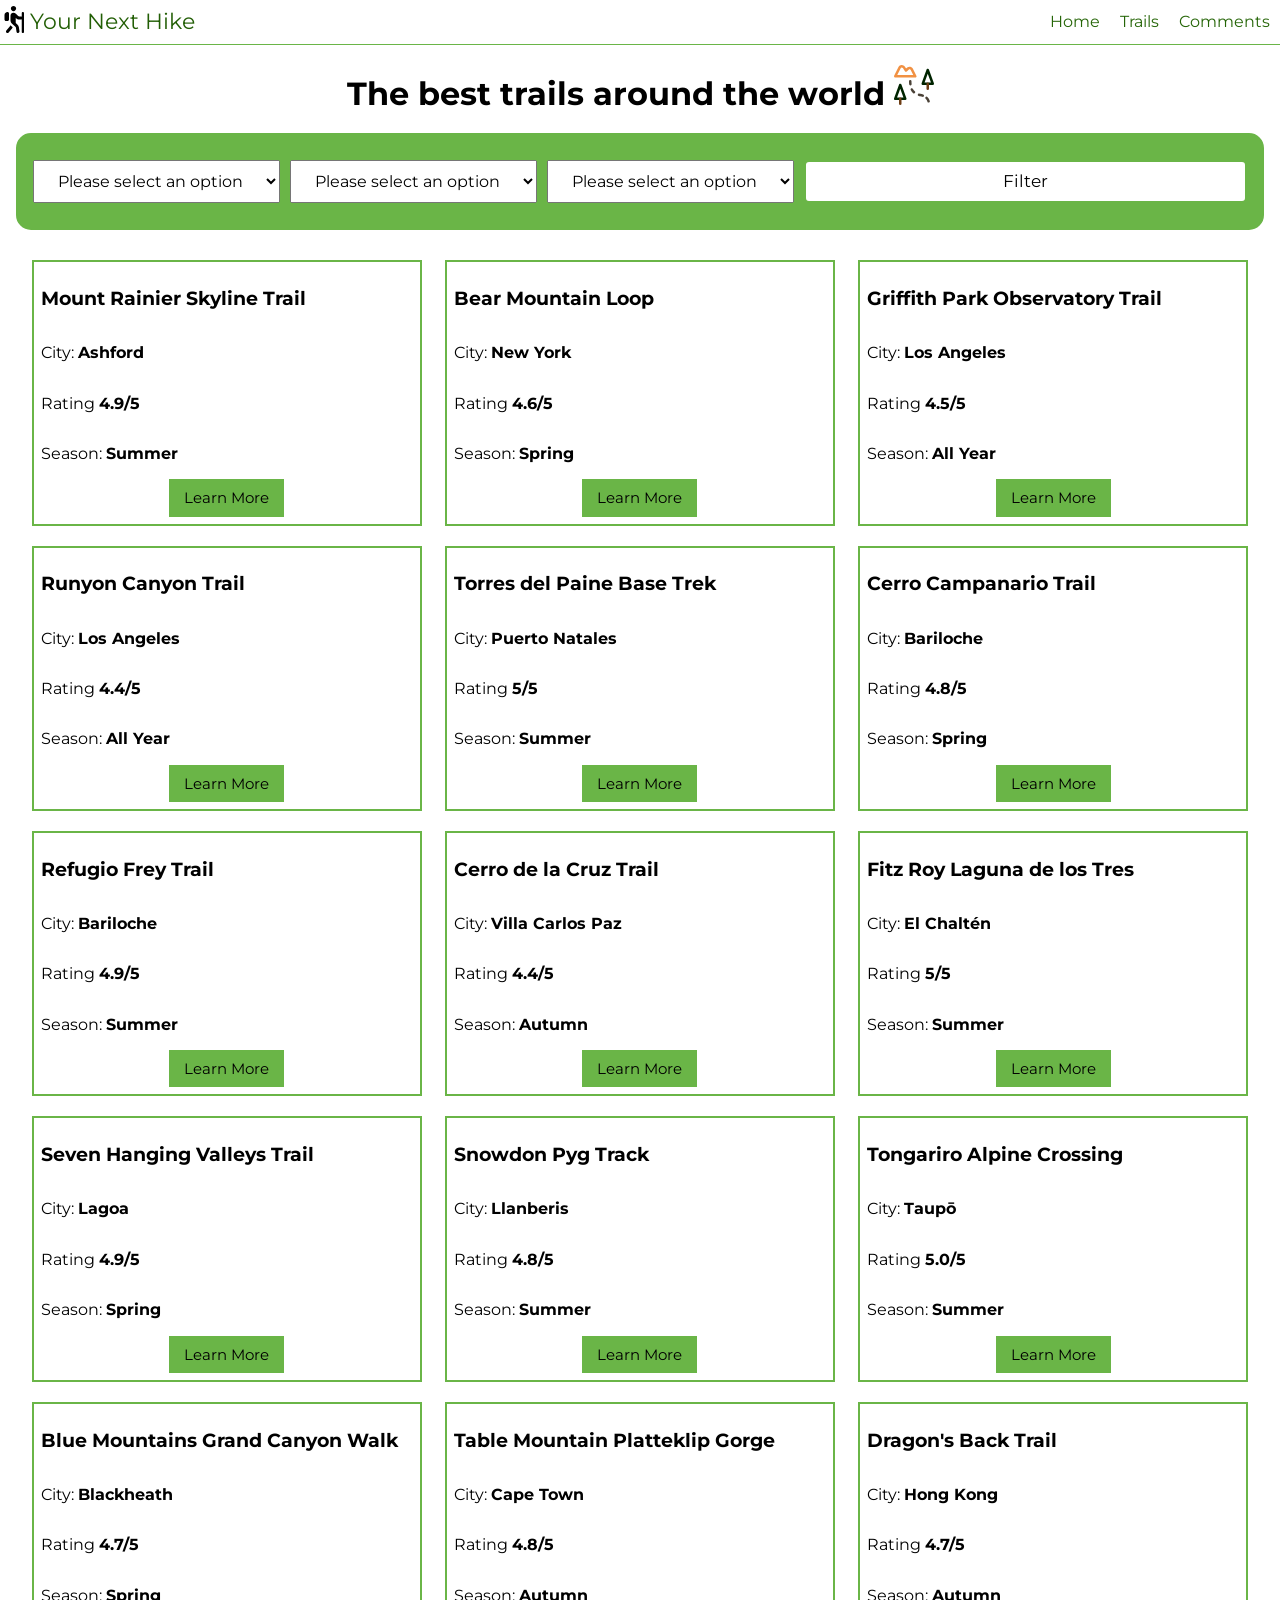
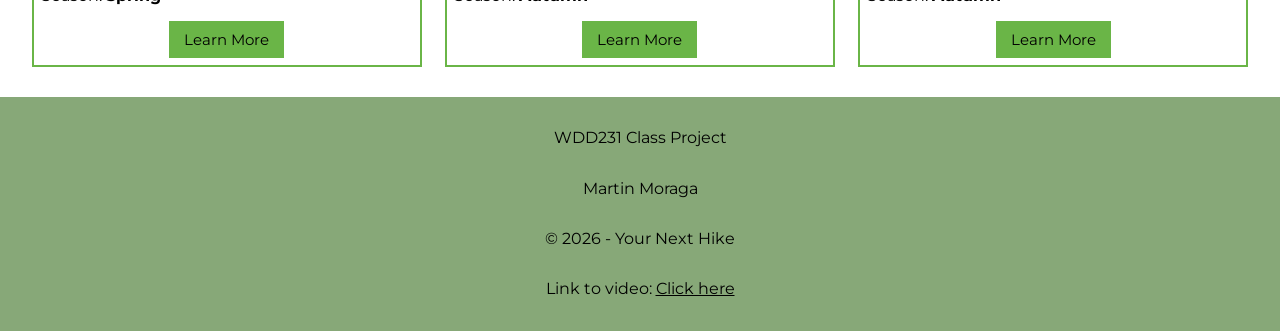
<file: final/discover.html>
<!DOCTYPE html>
<html lang="en">
<head>
    <meta charset="UTF-8">
    <meta name="viewport" content="width=device-width, initial-scale=1.0">
    <title>Discover - Your Next Hike</title>
    <meta name="author" content="Martin Marcelo Moraga Lopez">
    <meta name="description"
        content="Welcome to Your Next Hike, here you can see all of the different spots where you can research and decide where your next hike will be.">
    <meta property="og:title" content="Welcome to the trails page of Your Next Hike">
    <meta property="og:description"
        content="Welcome to Your Next Hike, here you can see all of the different spots where you can research and decide where your next hike will be.">
    <meta property="og:image" content="https://martinmorag.github.io/wdd231/final/images/hero.webp">
    <meta property="og:locale" content="en_US">
    <meta property="og:url" content="https://martinmorag.github.io/wdd231/final/discover.html">
    <link rel="stylesheet" href="styles/normalize.css">
    <link rel="stylesheet" href="styles/discover.css">
    <link rel="icon" href="favicon.ico">
    <script type="module" src="scripts/discover.mjs"></script>
    <link rel="preconnect" href="https://fonts.googleapis.com">
    <link rel="preconnect" href="https://fonts.gstatic.com" crossorigin>
    <link href="https://fonts.googleapis.com/css2?family=Montserrat:ital,wght@0,100..900;1,100..900&display=swap"
        rel="stylesheet">
</head>
<body>
    <header>
        <div>
            <img src="images/logo.svg" alt="Site Logo" width="1" height="1">
            <span>Your Next Hike</span>
            <button id="nav-button" class="hamburger" aria-label="navigation"></button>
        </div>
        <nav id="nav-bar" class="navigation">
            <ul>
                <li><a href="/wdd231/final/index.html">Home</a></li>
                <li><a href="/wdd231/final/discover.html">Trails</a></li>
                <li><a href="/wdd231/final/comments.html">Comments</a></li>
            </ul>
        </nav>
        <dialog id="placeDetails"></dialog>
    </header>
    <main>
        <h1>The best trails around the world <img src="images/hiking.svg" alt="Hiking icon"></h1>
        <form class="filter" id="form">
            <select name="difficulty">
                <option value="">Please select an option</option>
            </select>
            <select name="city">
                <option value="">Please select an option</option>
            </select>
            <select name="season">
                <option value="">Please select an option</option>
            </select>
            <input type="submit" value="Filter">
        </form>
        <section class="cards"></section>
    </main>
    <footer>
            <p>WDD231 Class Project</p>
            <p>Martin Moraga</p>
            <p>&#169; 2026 - Your Next Hike</p>
            <p>Link to video: <a href="https://youtu.be/JSugLMCLoOs" target="_blank">Click here</a></p>
    </footer>
</body>
</html>
</file>
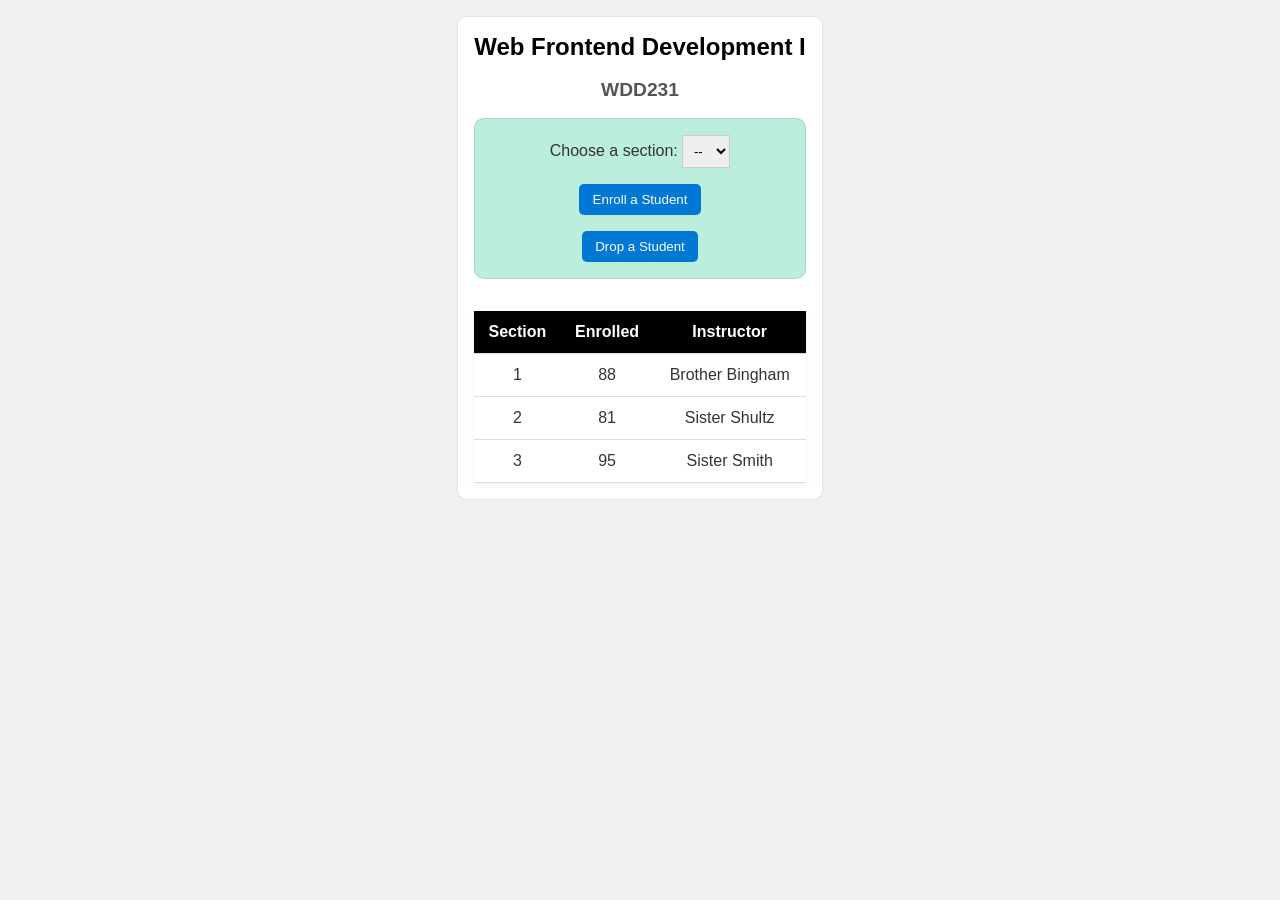
<file: week3/modules.html>
<!DOCTYPE html>
<html lang="en">
<head>
    <meta charset="UTF-8">
    <meta name="viewport" content="width=device-width, initial-scale=1.0">
    <title>Modules Example: Course and Sections</title>
    <link rel="stylesheet" href="styles/modules.css">
    <script type="module" src="scripts/modules.mjs"></script>
    <!-- <script src="../../scripts/theme-toggle.js"></script> -->
</head>
<body>
    <main>
        <h1 id="courseName"></h1>
        <h2 id="courseCode"></h2>

        <div id="enrollment">
            <label for="sectionNumber">Choose a section:</label>
            <select id="sectionNumber">
                <option value="0" disabled selected>--</option>
            </select>
            <button id="enrollStudent">Enroll a Student</button>
            <button id="dropStudent">Drop a Student</button>
        </div>

        <table>
            <thead>
                <tr>
                    <th>Section</th>
                    <th>Enrolled</th>
                    <th>Instructor</th>
                </tr>
            </thead>
            <tbody id="sections"></tbody>
        </table>
    </main>
</body>
</html>
</file>
<file: styles/small.css>
body {
    font-family: "Inter", sans-serif;
}

/************************ HEADER **********************************/
header {
  display: grid;
  grid-template-columns: 24px auto 44px;
  padding: 5px 0 5px 10px;
  align-items: center;
  border-bottom: 1px solid #deaaaa;
  column-gap: 8px;
  cursor: pointer;
}

header img {
    display: block;
    width: 100%;
    height: auto;
    padding-bottom: 5px;
}

header span {
    font-size: 1.4rem;
    color: #392727;
}




/************************ HAMBURGER **********************************/
.hamburger {
    font-size: 1.6rem;
    background: none;
    border: none;
    color: #392727;
    height: 44px;
}
.hamburger::before {
  content: "\2630";
}
.hamburger.show::before {
  content: "\00D7";
}

.navigation {
    display: none;
}
.navigation.show {
    display: block;
}
.navigation ul {
    list-style-type: none;
    padding: 0;
    margin: 0;
}
.navigation a {
    color: #392727;
    display: block;
    padding: .8rem 10px;
    text-decoration: none;
    border-bottom: 1px solid #deaaaa;
}
.navigation li.current {
    background-color: #eee;
}
.navigation a:hover {
    background-color: #deaaaa;
}





/************************ MAIN **********************************/
h1 {
    margin: 10px;
}
main, footer, nav, header {
    max-width: 100vw;
}
.cont-about {
    display: flex;
    flex-direction: column;
    column-gap: 10px;
}
.cont-about div, .courses {
    margin: 10px;
    border: 1px solid #deaaaa;
}
.about-me p {
    padding: 10px;
    margin: 0 auto;
}
.me {
    text-align: center;
}
.cont-about img {
    width: 250px;
    height: auto;
}
h2 {
    background-color: #deaaaa;
    text-align: center;
    padding: 10px 0;
}
.categories {
    display: flex;
    flex-direction: column;
    align-items: center;
}
#all, #cse, #wdd {
    width: 95%;
    padding: 5px 0;
    margin: 5px 0;
    background-color: white;
    border: 1px solid #392727;
    border-radius: 5px;
}
.course-title {
    text-align: center;
    background-color: transparent;
    font-weight: normal;
}
.displayed {
    display: flex;
    flex-wrap: wrap;
    justify-content: center;
}
.displayed button {
    width: 95%;
    border: 1px solid #392727;
    border-radius: 5px;
    text-align: center;
    margin: 5px;
    cursor: pointer;
    background-color: white;
}
.displayed p {
    margin: 10px 0;
}


/************************ MODAL **********************************/
dialog {
    border: 1px solid rgb(0 0 0 / 10%);
    border-radius: .25rem;
    padding: 1rem;
    background-color: #fff;
    box-shadow: 0 0 3rem #777;
    width: 90%;
    max-width: 600px;
}
::backdrop {
    background-color: rgb(0 0 0 / 50%);
}
dialog button {
    position: absolute;
    top: 23px;
    right: 23px;
    padding: .5rem 1rem;
    border: 1px solid rgb(0 0 0 / 10%);
}

/************************ FOOTER **********************************/
footer {
    background-color: #deaaaa;
    padding: 1rem 10px;
    text-align: center;
}
.links {
    display: flex;
    justify-content: center;
}
.links a {
    display: flex;
    justify-content: center;
    align-items: center;
    width: 44px;
    height: 44px;
    border: 1px solid #392727;
}
.links a:hover {
    background-color: #ae8585;
}
</file>
<file: styles/larger.css>
@media only screen and (min-width: 38rem) {
    header, nav, main, footer {
        max-width: 900px;
        margin: 0 auto;
    }
    header {
        display: grid;
        grid-template-columns: 24px auto;
    }
    .hamburger {
        display: none;
    }
    .navigation {
        display: block;
        border-bottom: 1px solid #deaaaa;
    }
    .navigation ul {
        display: flex;
        width: 100%;
    }
    .navigation a {
        border: none;
    }
    .navigation li {
        width: 33.33%;
        text-align: center;
    }




    .cont-about {
        flex-direction: row;
    }

    .categories {
        flex-direction: row;
        column-gap: 10px;
        padding: 5px;
    }
    #all, #cse, #wdd {
        width: 100%;
    }


    .displayed button {
        width: 31%;
    }
}
</file>
<file: chamber/styles/index.css>
body {
    font-family: "Inter", sans-serif;
}

/************************ HEADER **********************************/
header {
    display: flex;
    flex-direction: column;
    padding: 5px 0 0;
    border-bottom: 1px solid #deaaaa;
    column-gap: 8px;
    cursor: pointer;
}

header div {
    display: flex;
    border-bottom: 1px solid #deaaaa;
}

header span {
    display: flex;
    align-items: center;
    font-size: 1.4rem;
    color: #392727;
}

header img {
    display: block;
    width: 30px;
    height: auto;
    padding-bottom: 5px;
}

.current {
    background-color: #e8cfcf;
}


/************************ HAMBURGER **********************************/
.hamburger {
    font-size: 1.6rem;
    background: none;
    border: none;
    color: #392727;
    height: 44px;
    position: absolute;
    right: 5px;
    top: 1px;
}

.hamburger::before {
    content: "\2630";
}

.hamburger.show::before {
    content: "\00D7";
}

.navigation {
    display: none;
}

.navigation.show {
    display: block;
}

.navigation ul {
    list-style-type: none;
    padding: 0;
    margin: 0;
}

.navigation a {
    color: #392727;
    display: block;
    padding: .8rem 10px;
    text-decoration: none;
    border-bottom: 1px solid #deaaaa;
}

.navigation a:hover {
    background-color: #deaaaa;
}

/************************ MAIN **********************************/

main {
    display: flex;
    flex-direction: column;
    align-items: center;
}
.hero {
    margin: 1rem 0;
    position: relative;
    text-align: center;
}
.hero img {
    width: 90vw;
}
.hero button {
    position: absolute;
    transform: translate(-50%, -50%);
    top: 50%;
    left: 50%;
}

h1 {
    text-align: center;
}

.but-wea {
    display: flex;
    flex-direction: column;
    align-items: center;
    max-width: 90vw;
}
.join {
    padding: 10px 25px;
    margin: 10px;
    background-color: #392727;
    border: none;
    color: white;
    cursor: pointer;
}
.weather {
    text-align: center;
    padding: 30px;
    background-color: #e6d4d4;
}

.events {
    width: 100%;
    display: flex;
    flex-direction: column;
    align-items: center;
}
.current {
    display: flex;
    flex-direction: column;
    width: 90%;
}
.current div {
    padding: 10px;
    margin: 10px;
    background-color: #deaaaa;
    display: flex;
    flex-direction: column;
    align-items: center;
}
.current div p:first-child {
    background-color: #392727;
    color: white;
    width: 90%;
    height: 40px;
    display: flex;
    text-align: center;
    padding: 10px;
    word-break: break-all;
}

#forecast {
    display: flex;
    justify-content: space-between;
}

.spotlights {
    display: block;
}
.spotlights h2 {
    text-align: center;
}
.container {
    display: flex;
    flex-direction: column;
}
.spotlight {
    text-align: center;
    margin: 10px;
    padding: 5px;
    border: 3px groove #392727;
}



/************************ FOOTER **********************************/
footer {
    background-color: #deaaaa;
    padding: 1rem 10px;
    text-align: center;
    display: flex;
    justify-content: space-around;
    flex-direction: column;
}
.info-chamber {
    text-align: center;
}
.links {
    display: flex;
    justify-content: center;
    margin: 2rem 0;
}

.links a {
    display: flex;
    justify-content: center;
    align-items: center;
    width: 64px;
    height: 64px;
    border: 1px solid #392727;
}

.links a:hover {
    background-color: #ae8585;
}




@media only screen and (min-width: 38rem) {
    header {
        flex-direction: row;
        justify-content: space-between;
    }

    header div {
        display: flex;
        border-bottom: none;
    }

    .hamburger {
        display: none;
    }

    .navigation {
        display: block;
    }

    .navigation ul {
        display: flex;
        width: 100%;
    }

    .navigation a {
        border: none;
    }

    .navigation li {
        width: 33.33%;
        text-align: center;
    }



    
    .hero img {
        width: 600px;
    }
    .but-wea {
        flex-direction: row;
        max-width: 100vw;
    }


    .current {
        flex-direction: row;
        width: 100%;
    }
    .container {
        flex-direction: row;
        
    }



    footer {
        flex-direction: row;
        padding: 0;
    }
}
</file>
<file: final/styles/index.css>
body {
    font-family: "Montserrat", sans-serif;
    margin: 0;
}

/************************ HEADER **********************************/
header {
    display: flex;
    flex-direction: column;
    padding: 5px 0 0;
    border-bottom: 1px solid #6AB547;
    column-gap: 8px;
    cursor: pointer;
}

header div {
    display: flex;
    border-bottom: 1px solid #6AB547;
}

header span {
    display: flex;
    align-items: center;
    font-size: 1.4rem;
    color: #225E05;
}

header img {
    display: block;
    width: 30px;
    height: auto;
    padding-bottom: 5px;
}


/************************ HAMBURGER **********************************/
.hamburger {
    font-size: 1.6rem;
    background: none;
    border: none;
    color: #392727;
    height: 44px;
    position: absolute;
    right: 5px;
    top: -3px;
}

.hamburger::before {
    content: "\2630";
}

.hamburger.show::before {
    content: "\00D7";
}

.navigation {
    display: none;
}

.navigation.show {
    display: block;
}

.navigation ul {
    list-style-type: none;
    padding: 0;
    margin: 0;
}

.navigation a {
    color: #256507;
    display: block;
    padding: .8rem 10px;
    text-decoration: none;
    border-bottom: 1px solid #deaaaa;
}

.navigation a:hover {
    background-color: #eff6e2;
}




/************************ MAIN **********************************/
main {
    background-color: #B0BC98;
}

h1 {
    margin: 0;
    padding: 20px;
}

.hero {
    display: flex;
    flex-direction: column;
    align-items: center;
}

.hero img {
    max-width: 100vw;
    width: 90%;
}



.bottom {
    display: flex;
    flex-direction: column;
    justify-content: space-around;
}
.comments {
    border: 2px solid #6AB547;
    display: flex;
    flex-direction: column;
    align-items: center;
    padding: 20px;
    margin: 1rem;
    background-color: #6AB547;
    border-radius: 15px;    
}
.comments a {
    text-decoration: none;
    color: black;
    margin: 10px;
    padding: 10px 30px;
    background-color: white;
    border: 2px solid #6AB547;
    border-radius: 5px;
}
.filter {
    margin: 1rem;
    background-color: #6AB547;
    border-radius: 15px;
}
.filter form {
    border: 2px solid #6AB547;
    display: flex;
    flex-direction: column;
    padding: 20px;
    border-radius: 15px;
}
.filter input[type=submit] {
    width: 75%;
    margin: 10px auto;
    padding: 10px 20px;
    background-color: white;
    border: 2px solid #6AB547;
    border-radius: 5px;
    font-family: "Montserrat", sans-serif;
    font-size: 17px;
    cursor: pointer;
}




/************************ FOOTER **********************************/
footer {
    background-color: #87A878;
    padding: 1rem 10px;
    text-align: center;
    display: flex;
    justify-content: space-around;
    flex-direction: column;
}
footer a {
    color: black;
}




@media only screen and (min-width: 38rem) {
    header {
        flex-direction: row;
        justify-content: space-between;
        padding: 0;
    }

    header div {
        display: flex;
        border-bottom: none;
    }

    .hamburger {
        display: none;
    }

    .navigation {
        display: block;
    }

    .navigation ul {
        display: flex;
        width: 100%;
    }

    .navigation a {
        border: none;
    }

    .navigation li {
        width: 100%;
        text-align: center;
    }

    .hero img {
        width: 50%;
    }

    .bottom {
        flex-direction: row;
    }
    .filter input[type=submit] {
        width: 50%;
    }
}
</file>
<file: styles/prophets.css>
#cards {
    display: grid;
    grid-template-columns: repeat(auto-fit, minmax(320px, 1fr));
    
}
#cards section {
    display: flex;
    flex-direction: column;
    align-items: center;
    background-color: rgb(193, 193, 227);
    margin: 5px;
    padding: 10px;
}
h1 {
    text-align: center;
}
h2 {
    color: rgb(68, 68, 241);
}
img {
    box-shadow: 0 4px 8px 0 rgba(0, 0, 0, 0.2), 0 6px 20px 0 rgba(0, 0, 0, 0.19)
}
</file>
<file: styles/siteplan.css>
body {
    font-family: "Montserrat", sans-serif;
}
h1 {
    text-align: center;
}
main {
    display: flex;
    justify-content: center;
    flex-wrap: wrap;
    column-gap: 10px;
    row-gap: 10px;
}
section {
    
    border: 2px solid #6AB547;
    padding: 10px;
    width: 45%;
        
}
section div p:first-child {
    font-size: 25px;
}

.colors span {
    font-size: 50px;
}

span:nth-child(1) {
    color: #87A878;
    background-color: #250503;
    padding: 0 5px;
}
span:nth-child(2) {
    color: #B0BC98;
    background-color: #250503;
    padding: 0 5px;
}
span:nth-child(3) {
    color: #6AB547;
    background-color: #250503;
    padding: 0 5px;
}
</file>
<file: chamber/styles/discover.css>
body {
    font-family: "Inter", sans-serif;
}

/************************ HEADER **********************************/
header {
    display: flex;
    flex-direction: column;
    padding: 5px 0 0;
    border-bottom: 1px solid #deaaaa;
    column-gap: 8px;
    cursor: pointer;
}

header div {
    display: flex;
    border-bottom: 1px solid #deaaaa;
}

header span {
    display: flex;
    align-items: center;
    font-size: 1.4rem;
    color: #392727;
}

header img {
    display: block;
    width: 30px;
    height: auto;
    padding-bottom: 5px;
}

.current {
    background-color: #e8cfcf;
}


/************************ HAMBURGER **********************************/
.hamburger {
    font-size: 1.6rem;
    background: none;
    border: none;
    color: #392727;
    height: 44px;
    position: absolute;
    right: 5px;
    top: 1px;
}

.hamburger::before {
    content: "\2630";
}

.hamburger.show::before {
    content: "\00D7";
}

.navigation {
    display: none;
}

.navigation.show {
    display: block;
}

.navigation ul {
    list-style-type: none;
    padding: 0;
    margin: 0;
}

.navigation a {
    color: #392727;
    display: block;
    padding: .8rem 10px;
    text-decoration: none;
    border-bottom: 1px solid #deaaaa;
}

.navigation a:hover {
    background-color: #deaaaa;
}


/************************ MAIN **********************************/
#visit {
    text-align: center;
    padding: 10px;
    display: block;
    font-size: 20px;
    background-color: #e9c1c1;
}
h1 {
    text-align: center;
}
#places {
    display: grid;
    grid-template-areas:
            'a'
            'b'
            'c'
            'd'
            'e'
            'f'
            'g'
            'h';
    grid-gap: 10px;
    padding: 10px;
}
#places h2 {
    text-align: center;
}
#places div {
    display: flex;
    flex-direction: column;
    justify-content: space-between;
    border: 2px solid #392727;
    border-radius: 5px;
    padding: 10px
}
#places button {
    background-color: #deaaaa;
    margin: 20px;
    border: none;
    border-radius: 5px;
    padding: 10px 0;
    cursor: pointer;
}


/************************ MODAL **********************************/
dialog {
    border: 1px solid rgb(0 0 0 / 10%);
    border-radius: .25rem;
    padding: 1rem;
    background-color: #fff;
    box-shadow: 0 0 3rem #777;
    width: 90%;
    max-width: 600px;
}

::backdrop {
    background-color: rgb(0 0 0 / 50%);
}

dialog button {
    position: absolute;
    top: 23px;
    right: 23px;
    padding: .5rem 1rem;
    border: 1px solid rgb(0 0 0 / 10%);
}




/************************ FOOTER **********************************/
footer {
    background-color: #deaaaa;
    padding: 1rem 10px;
    text-align: center;
    display: flex;
    justify-content: space-around;
    flex-direction: column;
}

.info-chamber {
    text-align: center;
}

.links {
    display: flex;
    justify-content: center;
    margin: 2rem 0;
}

.links a {
    display: flex;
    justify-content: center;
    align-items: center;
    width: 64px;
    height: 64px;
    border: 1px solid #392727;
}

.links a:hover {
    background-color: #ae8585;
}







@media only screen and (min-width: 680px) {
    header {
        flex-direction: row;
        justify-content: space-between;
    }

    header div {
        display: flex;
        border-bottom: none;
    }

    .hamburger {
        display: none;
    }

    .navigation {
        display: block;
    }

    .navigation ul {
        display: flex;
        width: 100%;
    }

    .navigation a {
        border: none;
    }

    .navigation li {
        width: 33.33%;
        text-align: center;
    }



    
    #places {
        grid-template-areas:
            'a b'
            'c d'
            'e f'
            'g h';
    }
    #places div:hover {
        transform: translateY(-5px);
        transition: all .1s ease-in-out;
    }




    footer {
        flex-direction: row;
        padding: 0;
    }
}

@media only screen and (min-width: 1015px) {
    #places {
        grid-template-areas:
            'a b c'
            'd e f'
            'g h .';
    }
}
</file>
<file: chamber/styles/join.css>
body {
    font-family: "Inter", sans-serif;
}

/************************ HEADER **********************************/
header {
    display: flex;
    flex-direction: column;
    padding: 5px 0 0;
    border-bottom: 1px solid #deaaaa;
    column-gap: 8px;
    cursor: pointer;
}

header div {
    display: flex;
    border-bottom: 1px solid #deaaaa;
}

header span {
    display: flex;
    align-items: center;
    font-size: 1.4rem;
    color: #392727;
}

header img {
    display: block;
    width: 30px;
    height: auto;
    padding-bottom: 5px;
}




/************************ HAMBURGER **********************************/
.hamburger {
    font-size: 1.6rem;
    background: none;
    border: none;
    color: #392727;
    height: 44px;
    position: absolute;
    right: 5px;
    top: 1px;
}

.hamburger::before {
    content: "\2630";
}

.hamburger.show::before {
    content: "\00D7";
}

.navigation {
    display: none;
}

.navigation.show {
    display: block;
}

.navigation ul {
    list-style-type: none;
    padding: 0;
    margin: 0;
}

.navigation a {
    color: #392727;
    display: block;
    padding: .8rem 10px;
    text-decoration: none;
    border-bottom: 1px solid #deaaaa;
}

.navigation a:hover {
    background-color: #deaaaa;
}

/************************ MAIN **********************************/
main  {
    display: flex;
    flex-direction: column;
}
form {
    margin: 1rem 2%;}

    label {
        display: block;
        font-size: .8rem;
        color: black;
        padding-top: .2rem;
    }

    h3 {
        font-size: .9rem;
        color: black;
        margin: 1.5rem 0 .2rem 0;
        border-bottom: 1px solid #eee;
    }

    input[type=text],
    input[type=tel],
    input[type=date],
    input[type=email],
    textarea,
    select {
        display: block;
        margin: .1rem 0 1rem 0;
        padding: .3rem;
        border: 1px solid #999;
        border-radius: 4px;
        border-left-width: 5px;
        border-left-color: #555;
        font-size: 1rem;
        color: #3D405B;
        width: 250px;
    }

    input:required {
        border-left-color: #d70000;
    }

    input:focus {
        border-left-color: black;
        outline: none;
    }

    input:required:valid {
        border-left-color: green;
    }

    input[type=submit] {
        border: none;
        text-align: center;
        background-color: #3D405B;
        color: white;
        border-radius: 1rem;
        padding: .75rem 1.5rem;
        margin: 2rem 0;
        font-size: 1.2rem;
        -webkit-appearance: none;
        appearance: none;
    }
    fieldset {
        margin: 10px 0;
        border: 1px solid #deaaaa;
    }
    .textarea {
        padding-top: 20px;
    }

#cards {
    display: flex;
    flex-direction: column;
    justify-content: center;
    margin: 0 auto;
    width: 80%;
}
#cards div {
    background-color: #cdbaba;
    border: 1px solid #392727;
    border-radius: 10px 0 10px 0;
    text-align: center;
    width: 100%;
    padding: 5px 0 15px;
    margin: 20px 0;
    color: black;
    animation: pulse 5s infinite;
}
#cards button {
    border: 1px solid #deaaaa;
    background-color: white;
    border-radius: 5px;
    padding: 10px 25px;
    cursor: pointer;
}

input:-webkit-autofill {
    -webkit-text-fill-color: #3D405B;
}
@keyframes pulse {
    0% {
        /* transform: scale(0.95); */
        box-shadow: 0 0 0 0 rgba(222, 84, 72, 0.7);
    }

    70% {
        /* transform: scale(1); */
        box-shadow: 0 0 0 15px rgba(222, 84, 72, 0);
    }

    100% {
        /* transform: scale(0.95); */
        box-shadow: 0 0 0 0 rgba(222, 84, 72, 0);
    }
}



#results {
    margin: 10px;
}




/************************ MODAL **********************************/
dialog {
    border: 1px solid rgb(0 0 0 / 10%);
    border-radius: .25rem;
    padding: 1rem;
    background-color: #fff;
    box-shadow: 0 0 3rem #777;
    width: 90%;
    max-width: 600px;
}

::backdrop {
    background-color: rgb(0 0 0 / 50%);
}

dialog button {
    position: absolute;
    top: 23px;
    right: 23px;
    padding: .5rem 1rem;
    border: 1px solid rgb(0 0 0 / 10%);
}



/************************ FOOTER **********************************/
footer {
    background-color: #deaaaa;
    padding: 1rem 10px;
    text-align: center;
    display: flex;
    justify-content: space-around;
    flex-direction: column;
}
.info-chamber {
    text-align: center;
}
.links {
    display: flex;
    justify-content: center;
    margin: 2rem 0;
}

.links a {
    display: flex;
    justify-content: center;
    align-items: center;
    width: 64px;
    height: 64px;
    border: 1px solid #392727;
}

.links a:hover {
    background-color: #ae8585;
}




@media only screen and (min-width: 38rem) {
    header {
        flex-direction: row;
        justify-content: space-between;
    }

    header div {
        display: flex;
        border-bottom: none;
    }

    .hamburger {
        display: none;
    }

    .navigation {
        display: block;
    }

    .navigation ul {
        display: flex;
        width: 100%;
    }

    .navigation a {
        border: none;
    }

    .navigation li {
        width: 33.33%;
        text-align: center;
    }




    main {
        flex-direction: row;
    }
    #cards {
        width: 50%;
    }



    footer {
        flex-direction: row;
        padding: 0;
    }
}
</file>
<file: final/styles/comments.css>
body {
    font-family: "Montserrat", sans-serif;
    margin: 0;
}

/************************ HEADER **********************************/
header {
    display: flex;
    flex-direction: column;
    padding: 5px 0 0;
    border-bottom: 1px solid #6AB547;
    column-gap: 8px;
    cursor: pointer;
}

header div {
    display: flex;
    border-bottom: 1px solid #6AB547;
}

header span {
    display: flex;
    align-items: center;
    font-size: 1.4rem;
    color: #225E05;
}

header img {
    display: block;
    width: 30px;
    height: auto;
    padding-bottom: 5px;
}


/************************ HAMBURGER **********************************/
.hamburger {
    font-size: 1.6rem;
    background: none;
    border: none;
    color: #392727;
    height: 44px;
    position: absolute;
    right: 5px;
    top: -3px;
}

.hamburger::before {
    content: "\2630";
}

.hamburger.show::before {
    content: "\00D7";
}

.navigation {
    display: none;
}

.navigation.show {
    display: block;
}

.navigation ul {
    list-style-type: none;
    padding: 0;
    margin: 0;
}

.navigation a {
    color: #256507;
    display: block;
    padding: .8rem 10px;
    text-decoration: none;
    border-bottom: 1px solid #deaaaa;
}

.navigation a:hover {
    background-color: #eff6e2;
}




/************************ MAIN **********************************/
h1, .subtitle {
    text-align: center;
}

form {
    display: flex;
    flex-direction: column;
    width: 85%;
    border: 2px solid #6AB547;
    padding: 10px;
    margin: 0 auto;
}
label {
    margin-top: 10px;
    margin-bottom: 5px;
}
input[type=submit] {
    background-color: #6AB547;
    border: none;
    padding: 10px 20px;
    margin: 20px;
    color: white;
}

.comments-container {
    display: block;
}
h2 {
    margin-top: 50px;
    text-align: center;
}
.comments {
    display: flex;
    flex-wrap: wrap;
    margin: 10px;
    justify-content: space-around;
}
.comments div {
    border: 2px solid #6AB547;
    width: 90%;
    margin: 10px 0;
    padding: 10px;
}





/************************ FOOTER **********************************/
footer {
    background-color: #87A878;
    padding: 1rem 10px;
    text-align: center;
    display: flex;
    justify-content: space-around;
    flex-direction: column;
}
footer a {
    color: black;
}


@media only screen and (min-width: 38rem) {
    header {
        flex-direction: row;
        justify-content: space-between;
        padding: 0;
    }

    header div {
        display: flex;
        border-bottom: none;
    }

    .hamburger {
        display: none;
    }

    .navigation {
        display: block;
    }

    .navigation ul {
        display: flex;
        width: 100%;
    }

    .navigation a {
        border: none;
    }

    .navigation li {
        width: 100%;
        text-align: center;
    }

    form {
        width: 40%;
    }
    .comments div {
        width: 30%;
    }

}
</file>
<file: final/styles/discover.css>
body {
    font-family: "Montserrat", sans-serif;
    margin: 0;
}

/************************ HEADER **********************************/
header {
    display: flex;
    flex-direction: column;
    padding: 5px 0 0;
    border-bottom: 1px solid #6AB547;
    column-gap: 8px;
    cursor: pointer;
}

header div {
    display: flex;
    border-bottom: 1px solid #6AB547;
}

header span {
    display: flex;
    align-items: center;
    font-size: 1.4rem;
    color: #225E05;
}

header img {
    display: block;
    width: 30px;
    height: auto;
    padding-bottom: 5px;
}


/************************ HAMBURGER **********************************/
.hamburger {
    font-size: 1.6rem;
    background: none;
    border: none;
    color: #392727;
    height: 44px;
    position: absolute;
    right: 5px;
    top: -3px;
}

.hamburger::before {
    content: "\2630";
}

.hamburger.show::before {
    content: "\00D7";
}

.navigation {
    display: none;
}

.navigation.show {
    display: block;
}

.navigation ul {
    list-style-type: none;
    padding: 0;
    margin: 0;
}

.navigation a {
    color: #256507;
    display: block;
    padding: .8rem 10px;
    text-decoration: none;
    border-bottom: 1px solid #deaaaa;
}

.navigation a:hover {
    background-color: #eff6e2;
}




/************************ MAIN **********************************/
h1 {
    text-align: center;
    margin: 20px 10px;
}
h1 img {
    font-size: 10px;
}
.filter {
    margin: 1rem;
    background-color: #6AB547;
    border-radius: 15px;
    border: 2px solid #6AB547;
    display: flex;
    flex-direction: column;
    border-radius: 15px;
    column-gap: 10px;
    padding: 15px;
}
select {
    margin: 10px auto;
    padding: 10px 20px;
}
.filter input[type=submit] {
    width: 75%;
    margin: 10px auto;
    padding: 10px 20px;
    background-color: white;
    border: 2px solid #6AB547;
    border-radius: 5px;
    font-family: "Montserrat", sans-serif;
    font-size: 17px;
    cursor: pointer;
}


.cards {
    margin: 20px;
    display: flex;
    flex-wrap: wrap;
    justify-content: space-around;
}
.cards div {
    width: 80%;
    border: 2px solid #6AB547;
    padding: 7px;
    margin: 10px 0;
    display: flex;
    flex-direction: column;
}
.cards p, .cards h2 {
    text-align: left;
}
.cards button {
    background-color: #6AB547;
    color: black;
    padding: 10px 15px;
    border: none;
    margin: 0 auto;
    font-family: "Montserrat", sans-serif;
    font-size: 15px;
}

/************************ MODAL **********************************/
dialog {
    border: 1px solid rgb(0 0 0 / 10%);
    border-radius: .25rem;
    padding: 1rem;
    background-color: #fff;
    box-shadow: 0 0 3rem #777;
    width: 90%;
    max-width: 600px;
}

::backdrop {
    background-color: rgb(0 0 0 / 50%);
}

dialog button {
    position: absolute;
    top: 23px;
    right: 23px;
    padding: .5rem 1rem;
    border: 1px solid rgb(0 0 0 / 10%);
}





/************************ FOOTER **********************************/
footer {
    background-color: #87A878;
    padding: 1rem 10px;
    text-align: center;
    display: flex;
    justify-content: space-around;
    flex-direction: column;
}
footer a {
    color: black;
}


@media only screen and (min-width: 900px) {
    .filter {
        flex-direction: row;
    }
}

@media only screen and (min-width: 38rem) {
    header {
        flex-direction: row;
        justify-content: space-between;
        padding: 0;
    }

    header div {
        display: flex;
        border-bottom: none;
    }

    .hamburger {
        display: none;
    }

    .navigation {
        display: block;
    }

    .navigation ul {
        display: flex;
        width: 100%;
    }

    .navigation a {
        border: none;
    }

    .navigation li {
        width: 100%;
        text-align: center;
    }

    .cards div {
        width: 30%;
    }
}
</file>
<file: week3/styles/modules.css>
* {
    margin: 0;
    padding: 0;
    box-sizing: border-box;
}

body {
    font-family: Arial, sans-serif;
    background-color: #f0f0f0;
}

main {
    padding: 1rem;
    background-color: #fff;
    color: #333;
    width: fit-content;
    margin: 1rem auto;
    border: 1px solid rgb(0 0 0 / 10%);
    border-radius: 10px;
}

h1 {
    font-size: 1.5rem;
    color: #000;
}

h2 {
    font-size: 1.2rem;
    color: #555;
}

h1,
h2 {
    text-align: center;
    ;
    margin-bottom: 1.1rem;
}

form p {
    margin: .5rem;
    font-weight: bold;
}

#enrollment {
    padding: 1rem 1rem 0 1rem;
    border: 1px solid rgb(0 0 0 / 10%);
    border-radius: 10px;
    background-color: #bed;
    text-align: center;
}

select {
    padding: 0.5em;
    border: 1px solid #ccc;
    width: 3rem;
}

button {
    display: block;
    margin: 1rem auto;
    padding: 0.6em 1em;
    border: none;
    border-radius: 5px;
    background-color: #0078d4;
    color: white;
    cursor: pointer;
}

button:hover {
    background-color: #005fa3;
}

table {
    margin-top: 2rem;
    width: 100%;
    border-collapse: collapse;
    background-color: white;
    box-shadow: 0 2px 6px rgb(0 0 0 / 5%);
}

th,
td {
    padding: 0.75rem;
    text-align: center;
    border-bottom: 1px solid #ddd;
}

th {
    background-color: #000;
    color: white;
    font-weight: bold;
}

tr:hover {
    background-color: #bbb;
}
</file>
